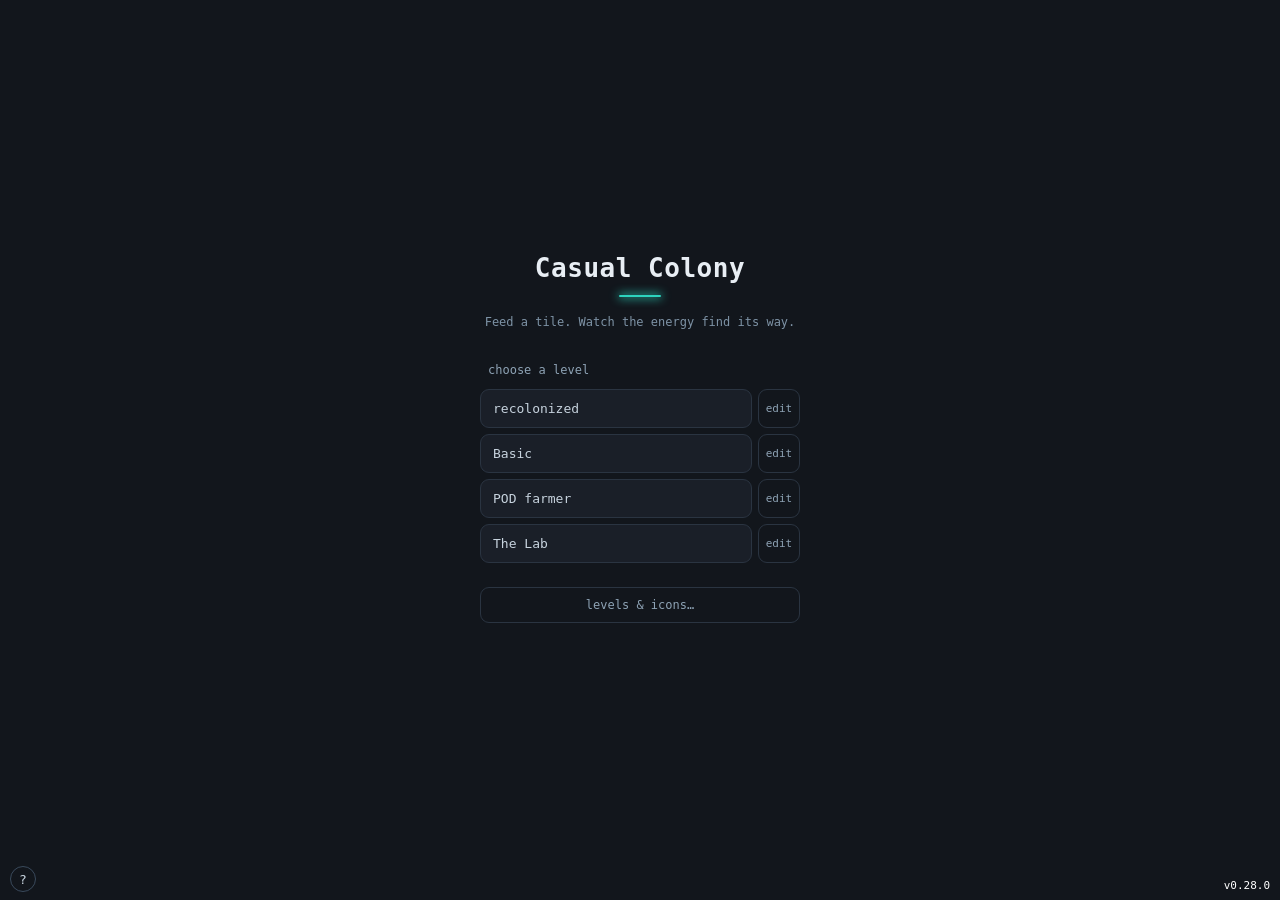
<file: index.html>
<!DOCTYPE html>
<html lang="en">
<head>
<meta charset="utf-8">
<meta name="viewport" content="width=device-width, initial-scale=1, maximum-scale=1, user-scalable=no, viewport-fit=cover">
<meta name="apple-mobile-web-app-capable" content="yes">
<meta name="apple-mobile-web-app-status-bar-style" content="black-translucent">
<meta name="mobile-web-app-capable" content="yes">
<meta name="theme-color" content="#12161c">
<title>Casual Colony</title>
<link rel="stylesheet" href="./style.css">
</head>
<body>
<div id="stage"><canvas id="game"></canvas></div>
<div id="title" class="hidden">
  <div id="title-inner">
    <h1 id="title-name">Casual Colony</h1>
    <p id="title-tag">Feed a tile. Watch the energy find its way.</p>
    <div id="title-levels"></div>
    <div id="title-actions"></div>
  </div>
</div>
<div id="version"></div>
<a id="manual-link" href="https://scotfree.github.io/casualcolony/manual.html" target="_blank" rel="noopener" aria-label="Player's manual">?</a>
<div id="modal" class="hidden">
  <div id="modal-panel"></div>
</div>
<script type="module" src="./game.js"></script>
</body>
</html>
</file>
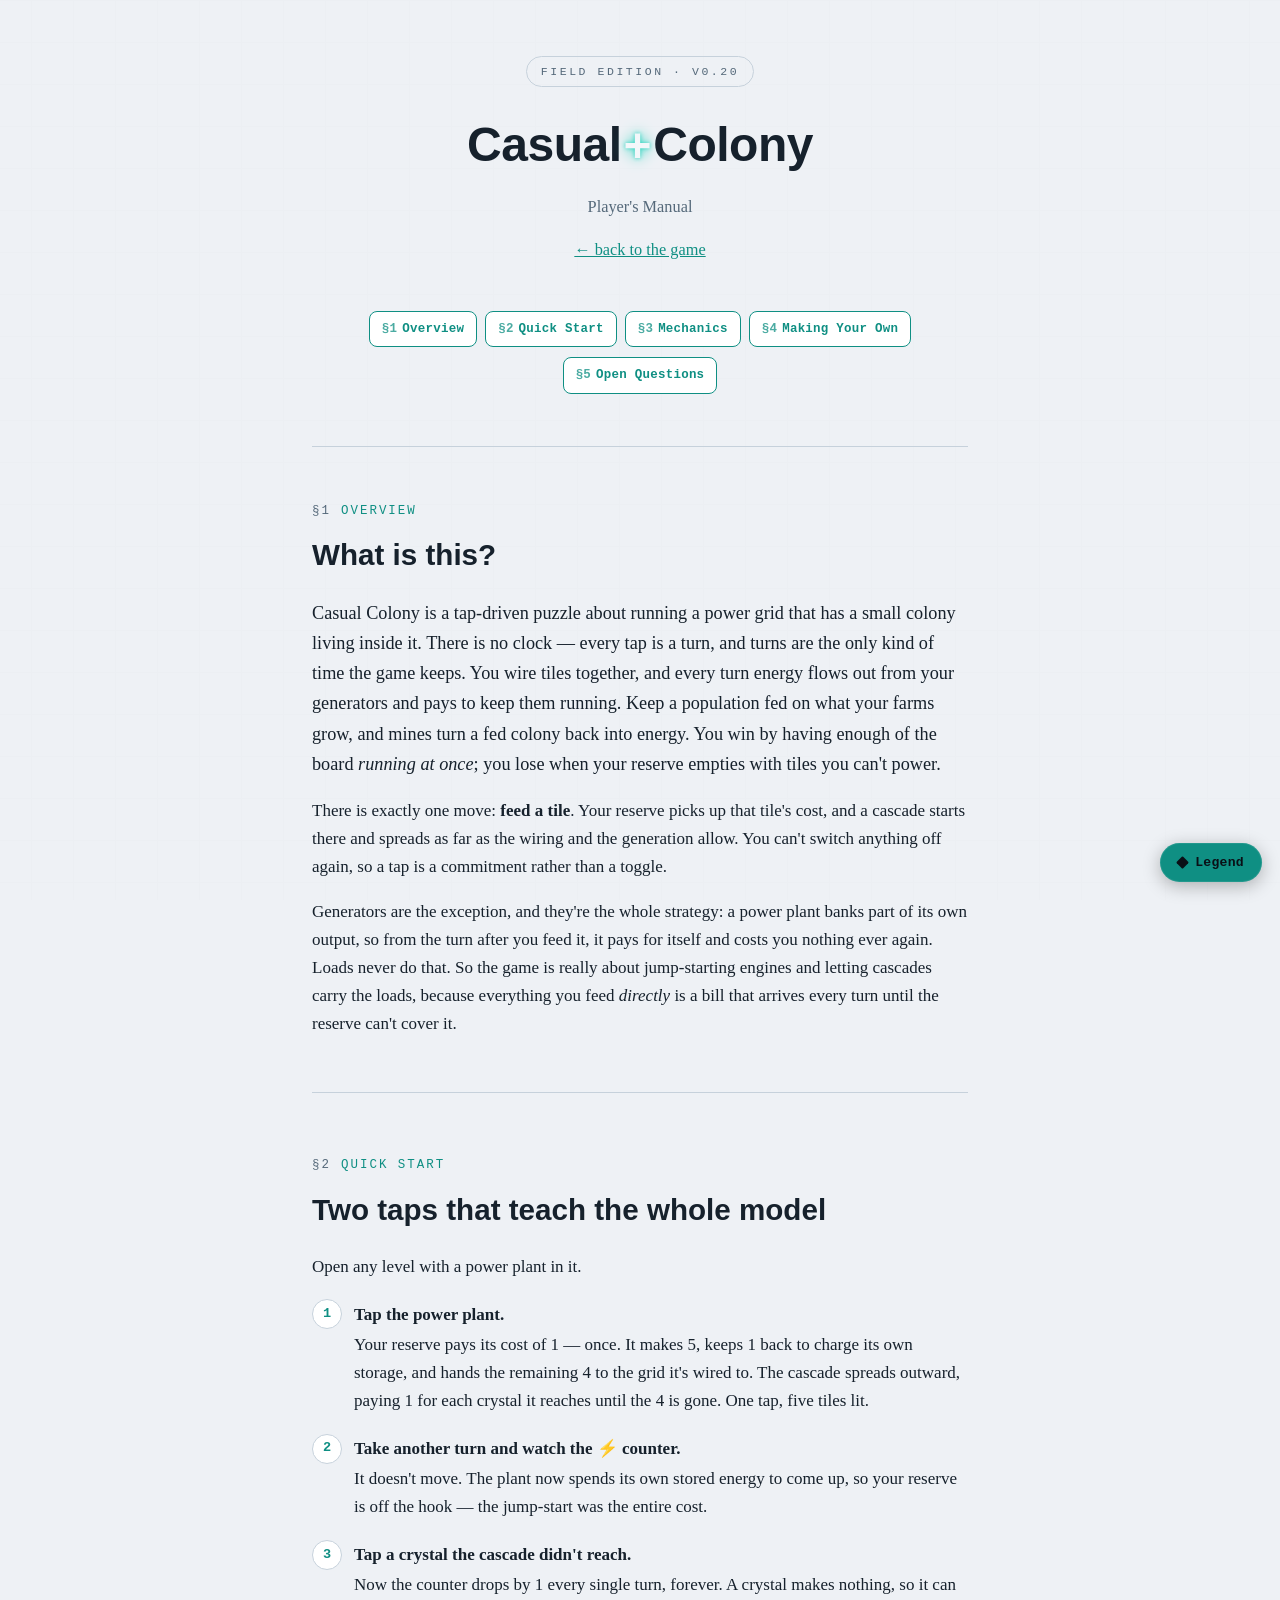
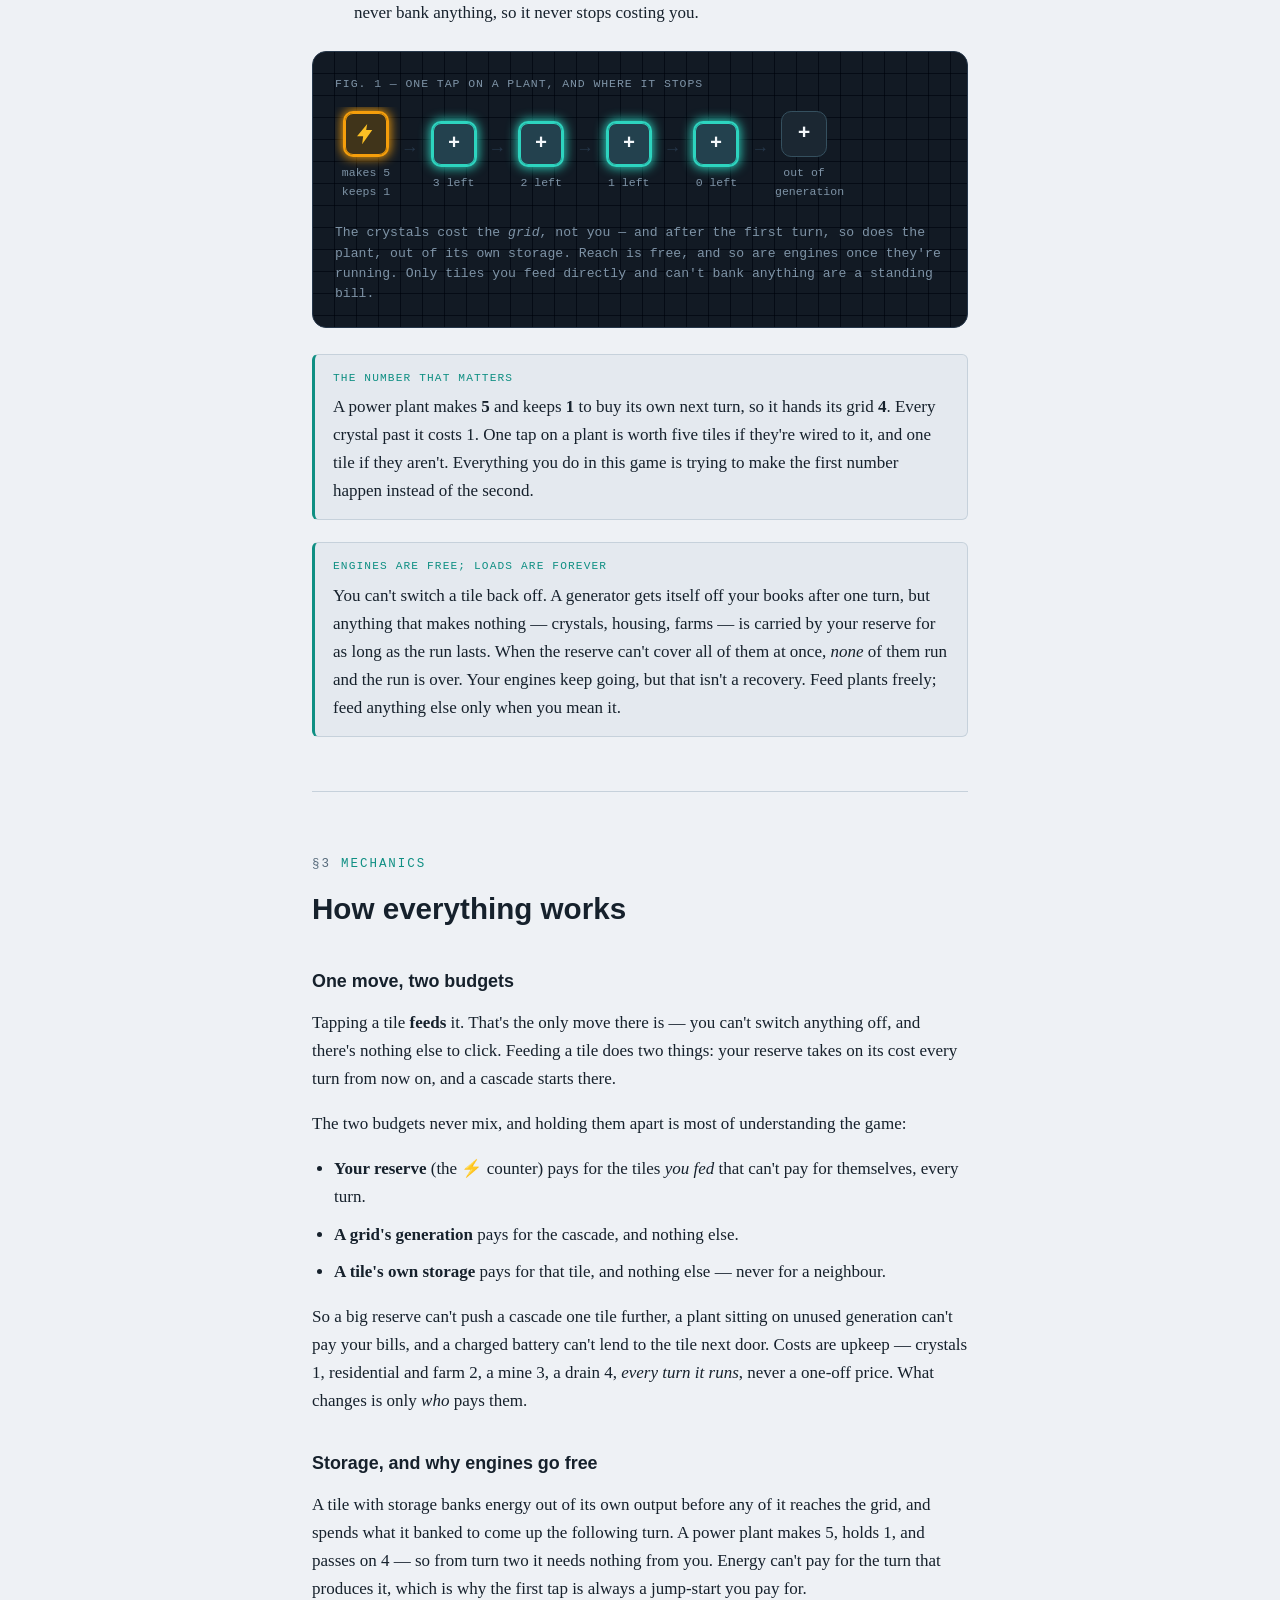
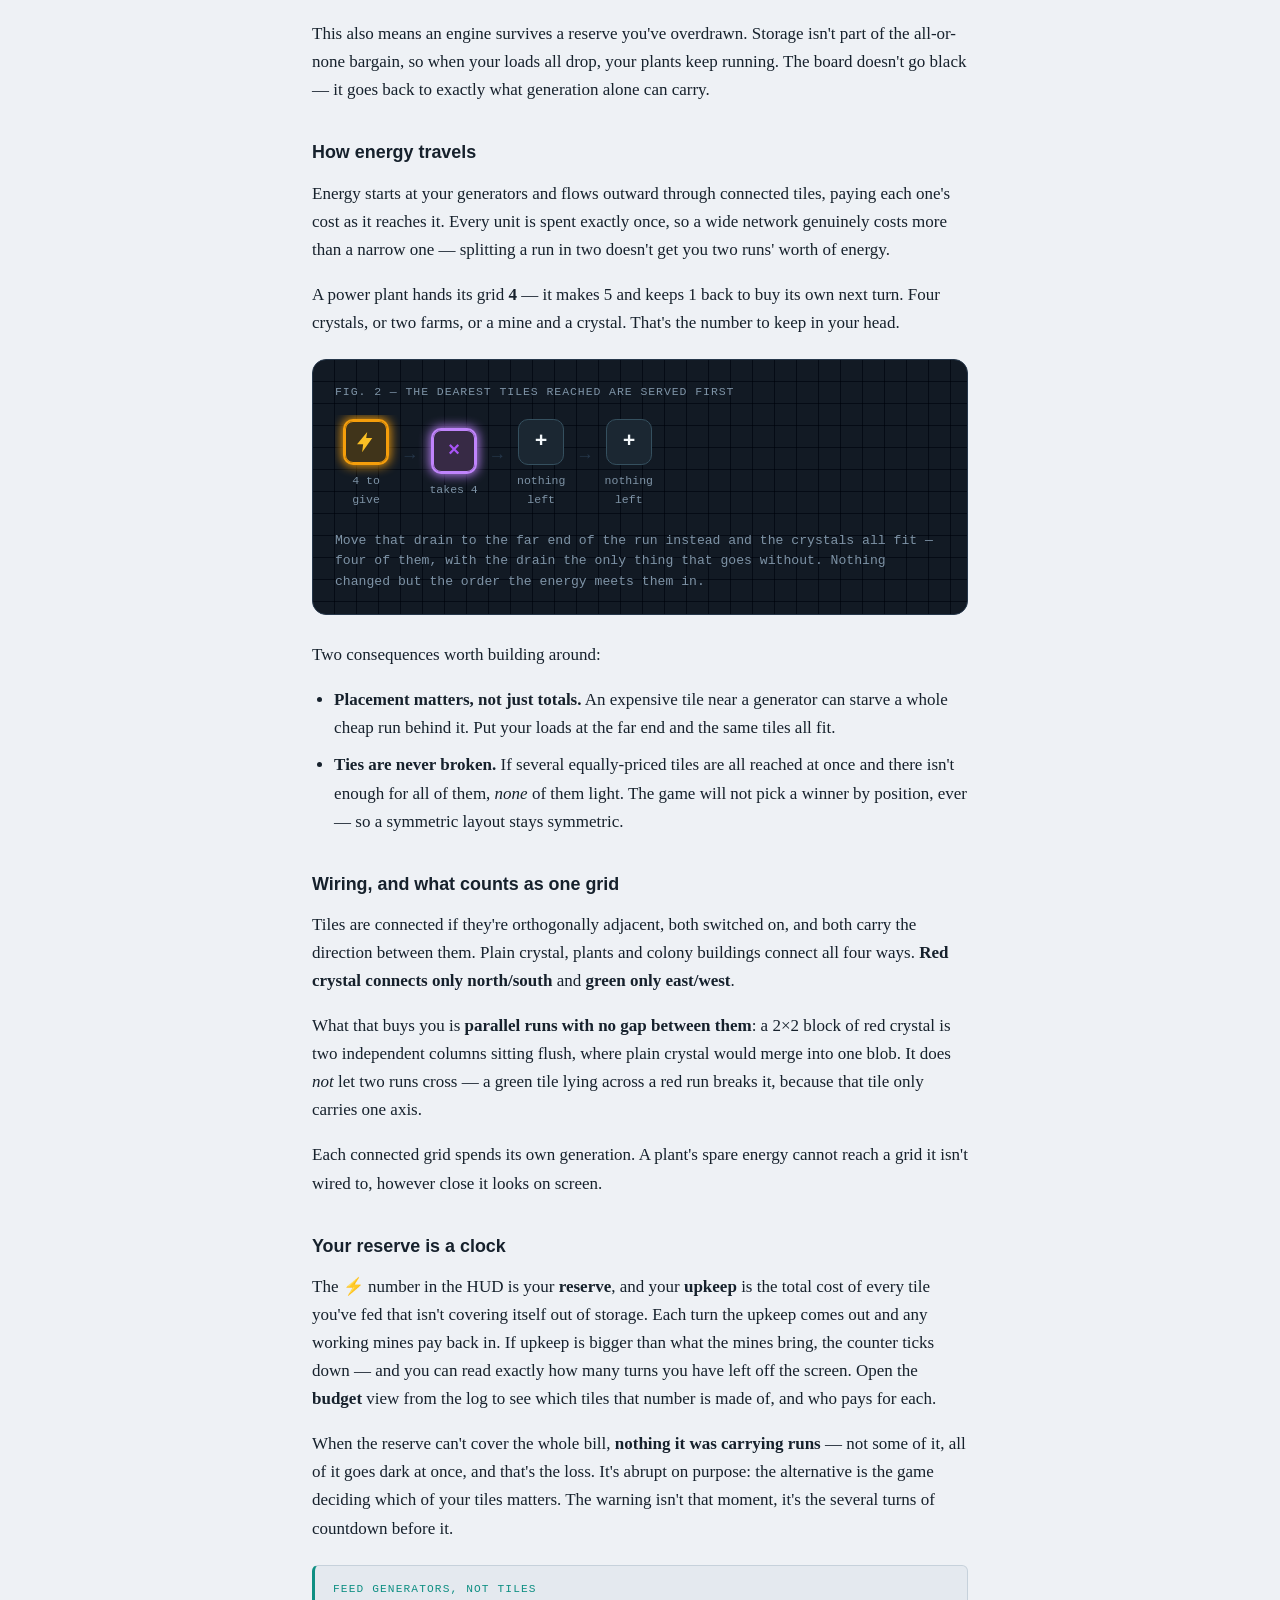
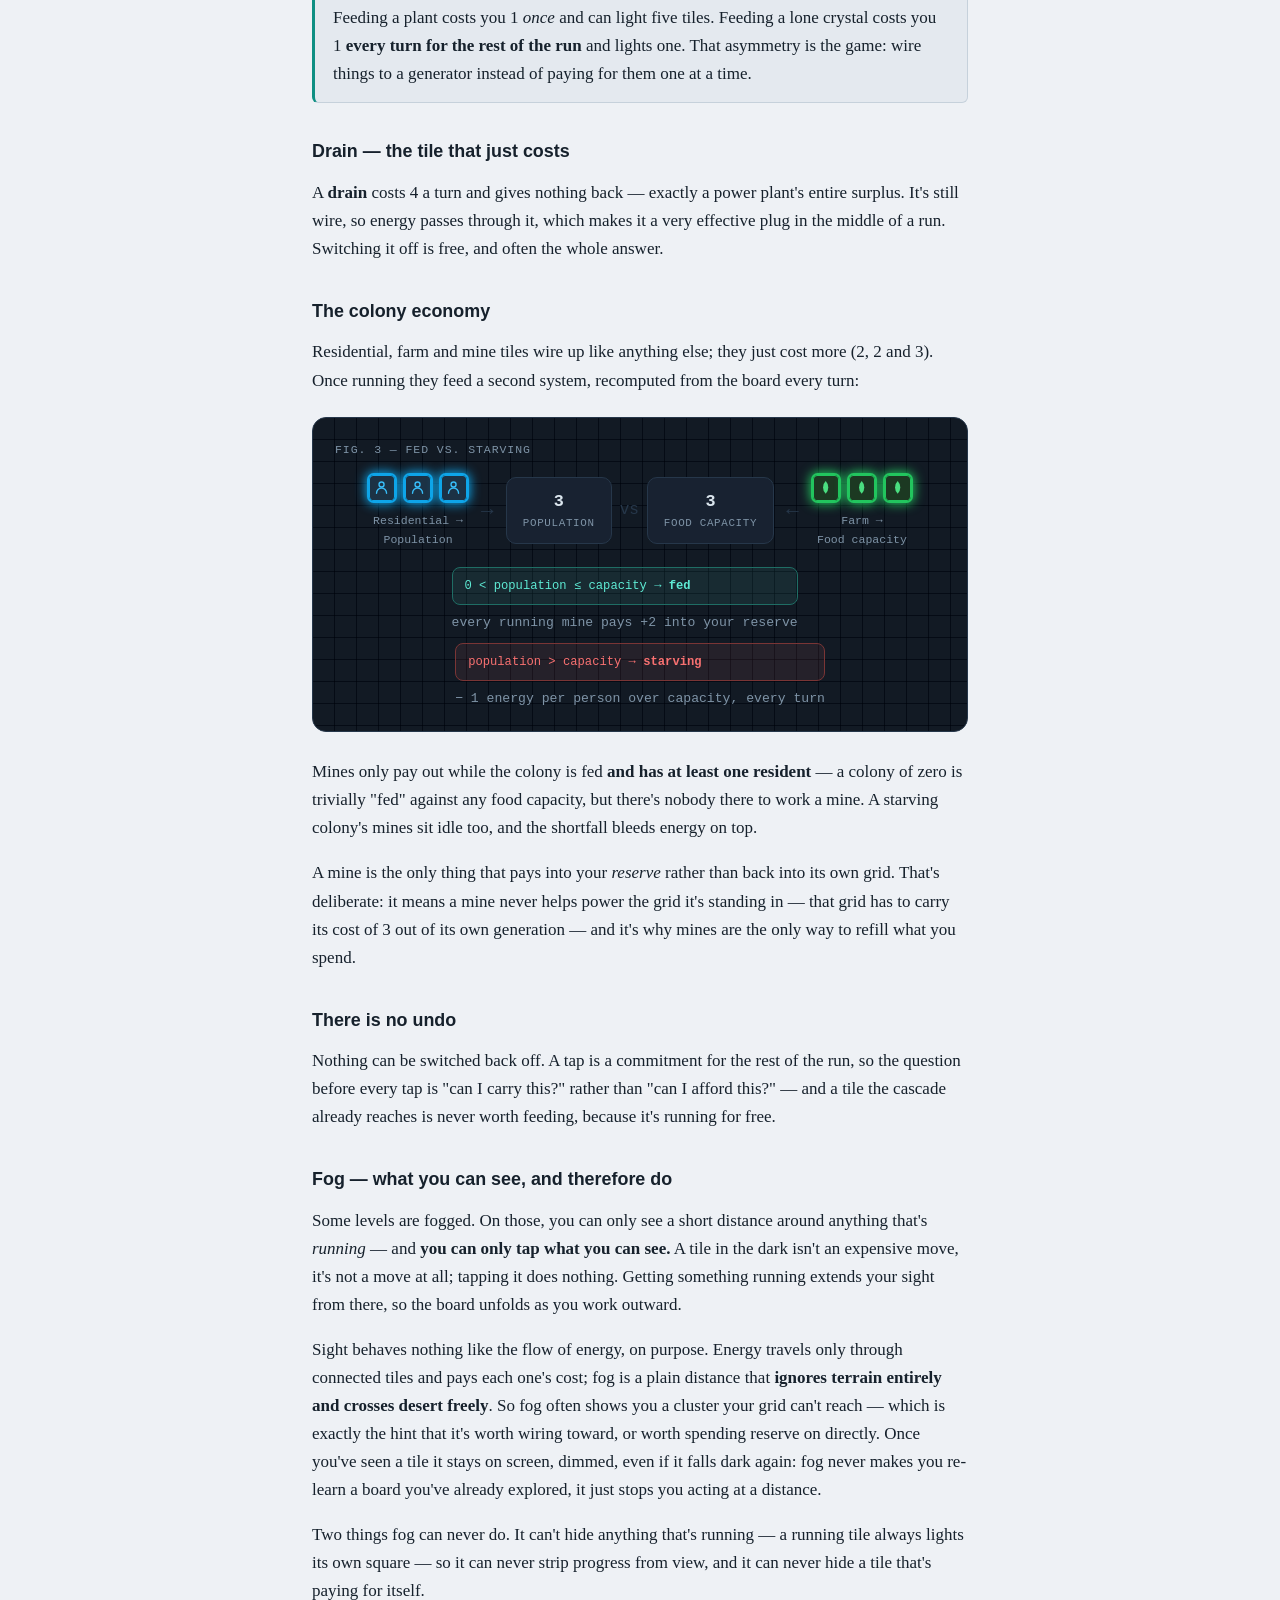
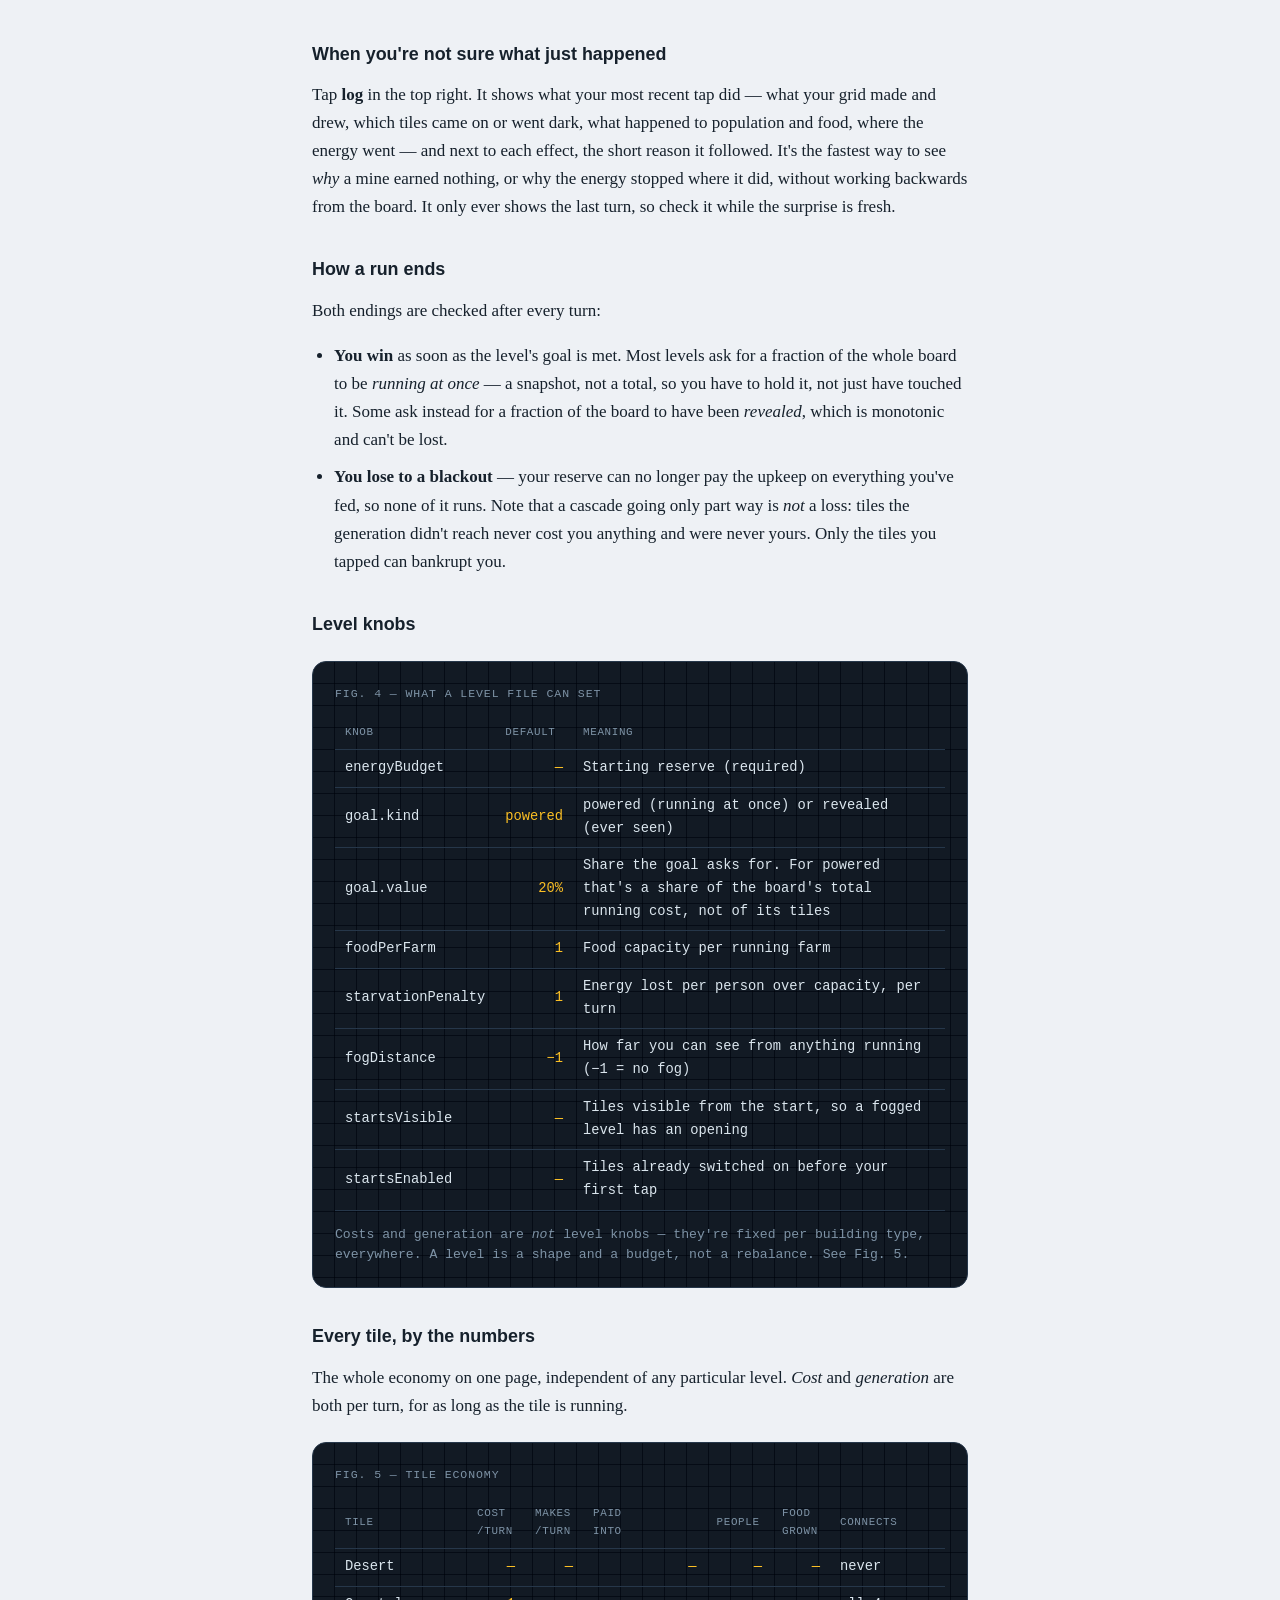
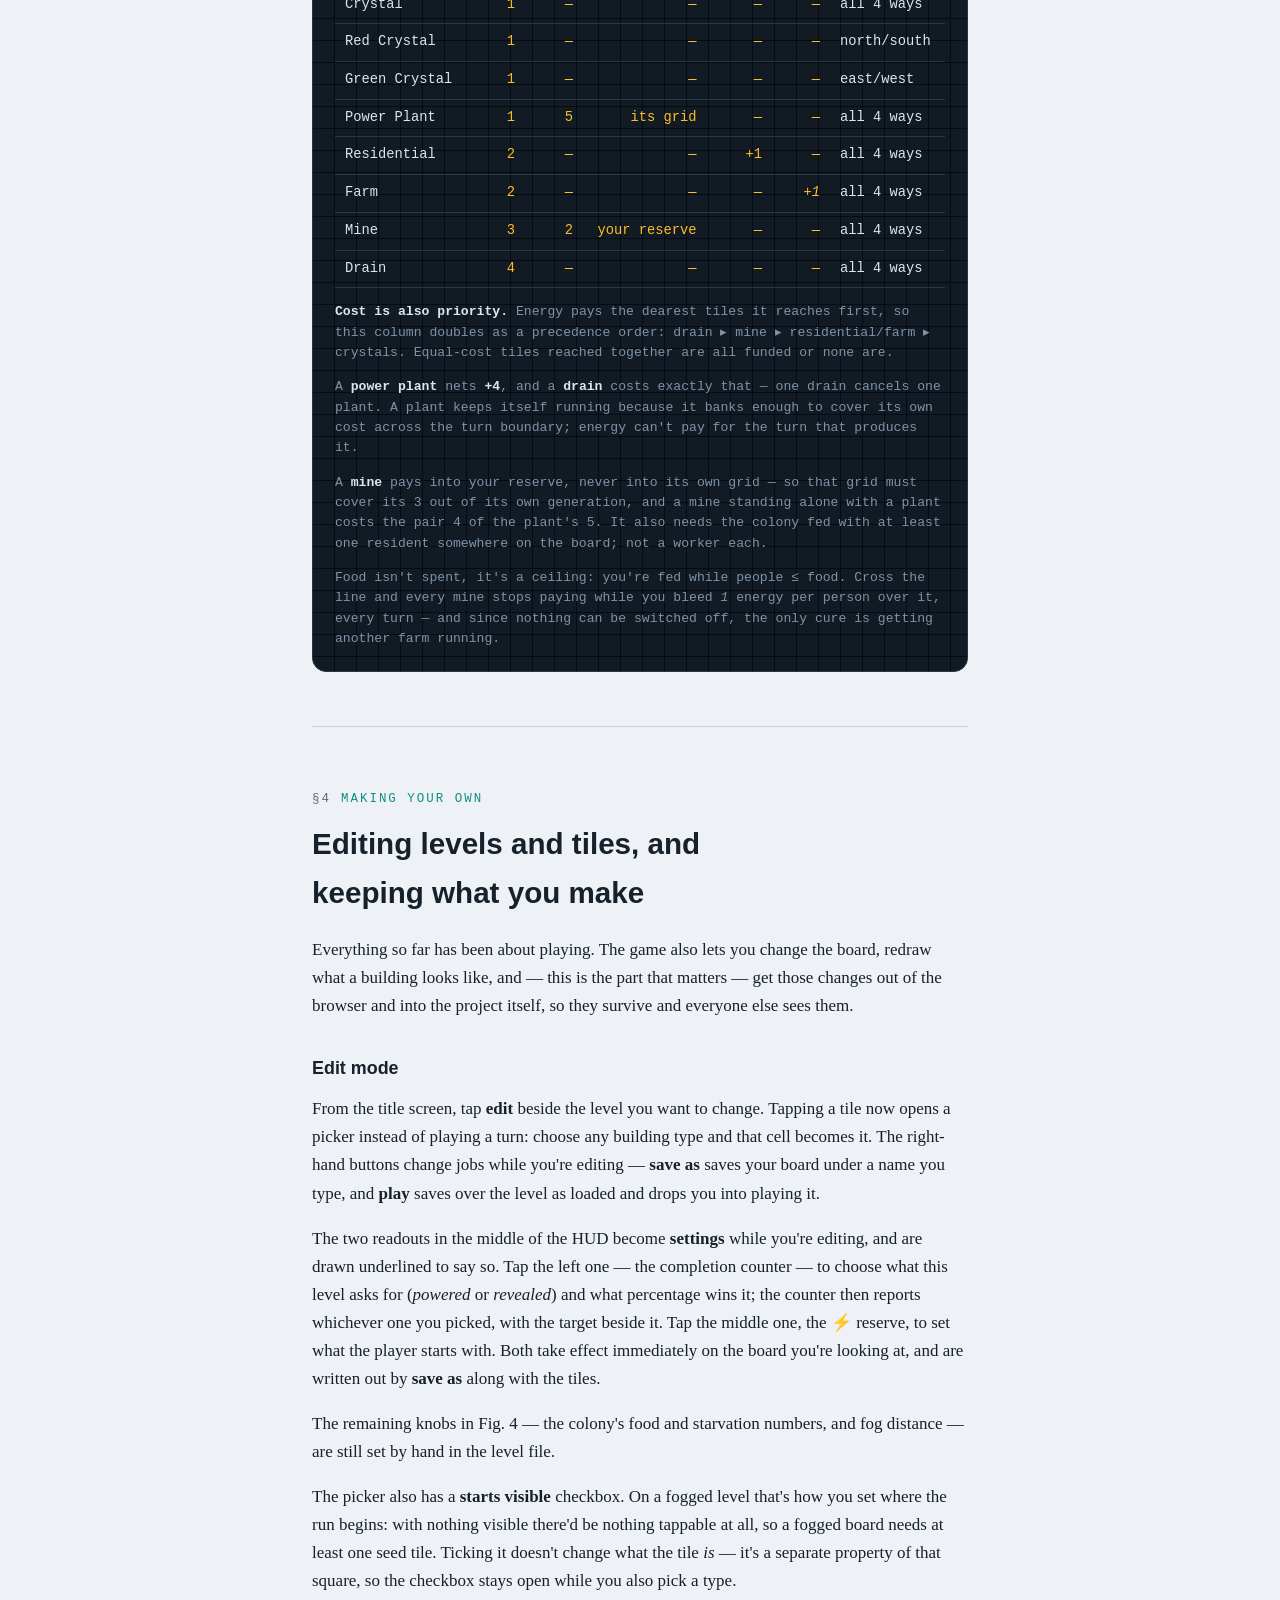
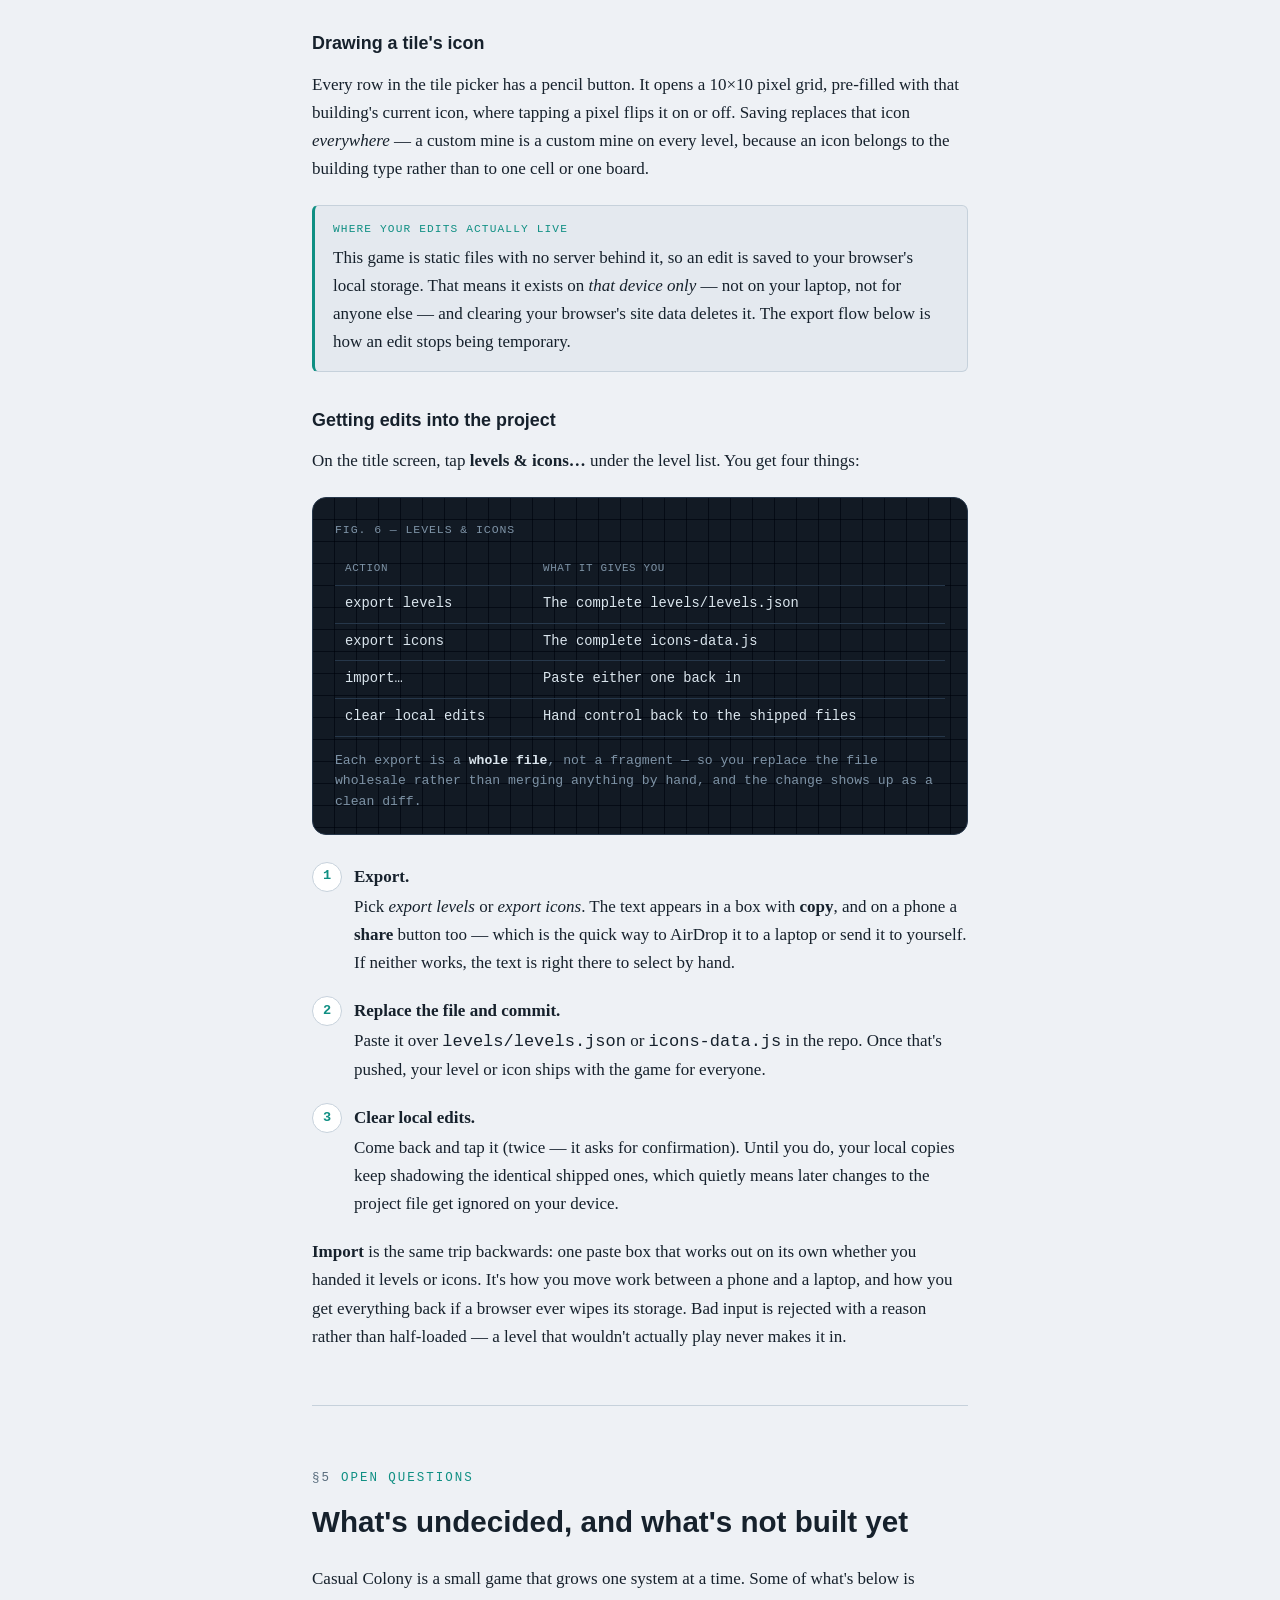
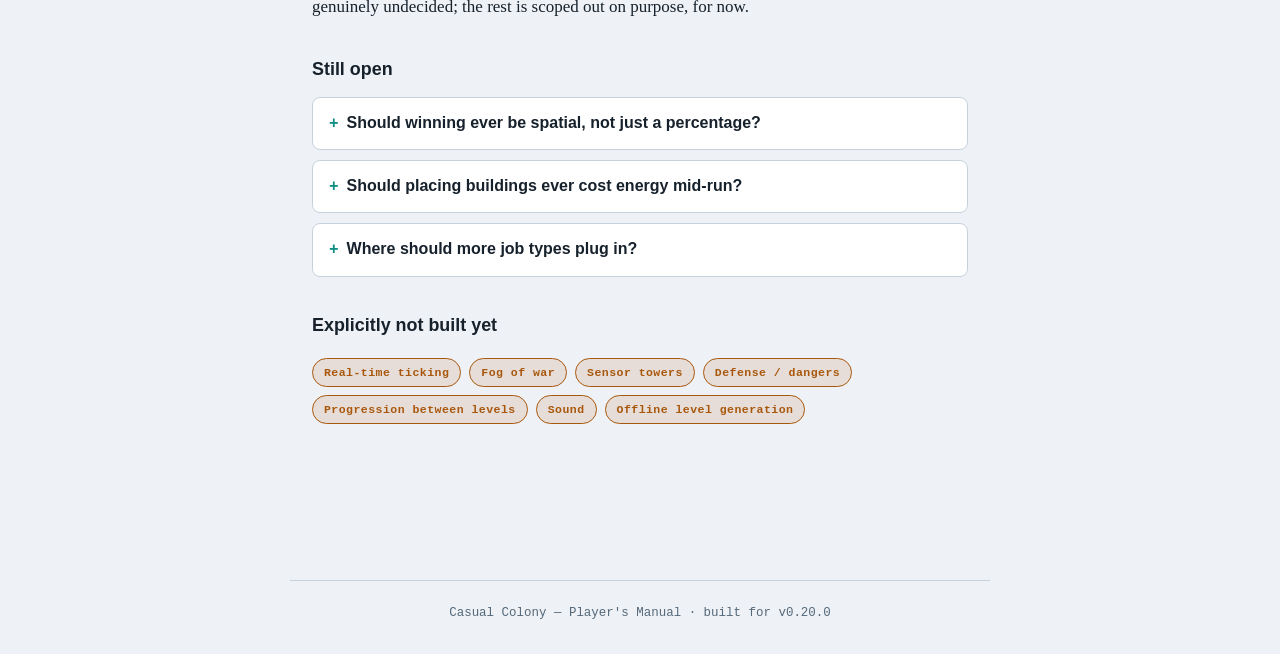
<file: manual.html>
<!doctype html>
<html lang="en">
<head>
<meta charset="utf-8">
<title>Casual Colony — Player's Manual</title>
<meta name="viewport" content="width=device-width, initial-scale=1" />
<style>
  /* ---------- Tokens ---------- */
  :root {
    --ink: #eef1f5;
    --panel: #ffffff;
    --panel-2: #e4e9ef;
    --line: #c6d1db;
    --text: #16212c;
    --muted: #55697a;
    --accent: #0f8f83;
    --accent-warm: #a8570c;

    /* Diagrams are fixed-dark schematic panels, like an actual screenshot of
       the game, regardless of the surrounding page theme. */
    --sc-ink: #0a0f16;
    --sc-panel: #121a24;
    --sc-panel-2: #182231;
    --sc-line: #26374a;
    --sc-text: #dbe6ee;
    --sc-muted: #7e93a6;

    /* Building palette. Fill/frame tones still echo the game's own tile
       table (buildings.js); icon colors are this manual's own — chosen so
       each type reads instantly by shape *and* color, constant regardless
       of reading theme or activation state (see .tile-icon below). */
    --b-desert-fill: #181e27;    --b-desert-line: #2a3340;
    --b-crystal-fill: #1b2732;  --b-crystal-line: #35505f;  --b-crystal-active: #23414e;  --b-crystal-glow: #2dd4bf;  --b-crystal-icon: #f3f7fa;
    --b-plant-fill: #2a2415;    --b-plant-line: #5b4c22;    --b-plant-active: #40341a;    --b-plant-glow: #f59e0b;    --b-plant-icon: #fbbf24;
    --b-res-fill: #131f2c;      --b-res-line: #2c5170;      --b-res-active: #1c3245;      --b-res-glow: #0ea5e9;      --b-res-icon: #38bdf8;
    --b-farm-fill: #131f16;     --b-farm-line: #29572f;     --b-farm-active: #1c3922;     --b-farm-glow: #22c55e;     --b-farm-icon: #4ade80;
    --b-mine-fill: #24141a;     --b-mine-line: #5c2a34;     --b-mine-active: #3a1e26;     --b-mine-glow: #ef4444;     --b-mine-icon: #f87171;
    --b-drain-fill: #241c2c;    --b-drain-line: #3c2d47;    --b-drain-active: #372a45;    --b-drain-glow: #c084fc;    --b-drain-icon: #a855f7;

    --font-display: "Futura", "Century Gothic", "Avenir Next", "Segoe UI Semibold", "Segoe UI", sans-serif;
    --font-body: Charter, "Bitstream Charter", "Iowan Old Style", "Palatino Linotype", "Book Antiqua", Georgia, serif;
    --font-mono: "SF Mono", "Cascadia Code", "JetBrains Mono", Consolas, "Liberation Mono", ui-monospace, monospace;
  }

  @media (prefers-color-scheme: dark) {
    :root {
      --ink: #0a0f16;
      --panel: #121a24;
      --panel-2: #182231;
      --line: #26374a;
      --text: #dbe6ee;
      --muted: #7e93a6;
      --accent: #5eead4;
      --accent-warm: #fbbf24;
    }
  }
  :root[data-theme="dark"] {
    --ink: #0a0f16; --panel: #121a24; --panel-2: #182231; --line: #26374a;
    --text: #dbe6ee; --muted: #7e93a6; --accent: #5eead4; --accent-warm: #fbbf24;
  }
  :root[data-theme="light"] {
    --ink: #eef1f5; --panel: #ffffff; --panel-2: #e4e9ef; --line: #c6d1db;
    --text: #16212c; --muted: #55697a; --accent: #0f8f83; --accent-warm: #a8570c;
  }

  /* ---------- Reset-ish ---------- */
  * { box-sizing: border-box; }
  html { color-scheme: light dark; }
  body {
    margin: 0;
    background: var(--ink);
    color: var(--text);
    font-family: var(--font-body);
    font-size: 17px;
    line-height: 1.65;
    -webkit-font-smoothing: antialiased;
    background-image:
      linear-gradient(var(--line) 1px, transparent 1px),
      linear-gradient(90deg, var(--line) 1px, transparent 1px);
    background-size: 42px 42px;
    background-position: center top;
    background-attachment: fixed;
    opacity: 1;
  }
  body::before {
    content: "";
    position: fixed;
    inset: 0;
    background: radial-gradient(ellipse 900px 500px at 50% 0%, var(--ink) 55%, transparent 100%),
                linear-gradient(var(--ink), var(--ink));
    background-blend-mode: normal;
    z-index: -1;
    opacity: 0.94;
  }
  a { color: var(--accent); }
  a:focus-visible, button:focus-visible, summary:focus-visible {
    outline: 2px solid var(--accent);
    outline-offset: 3px;
    border-radius: 2px;
  }
  h1, h2, h3 { font-family: var(--font-display); text-wrap: balance; margin: 0; }
  p { margin: 0 0 1em; }
  .prose p:last-child { margin-bottom: 0; }
  ul, ol { padding-left: 1.3em; }
  li + li { margin-top: 0.55em; }

  main {
    max-width: 700px;
    margin: 0 auto;
    padding: 0 22px 90px;
  }

  /* ---------- Header ---------- */
  header.masthead {
    max-width: 700px;
    margin: 0 auto;
    padding: 56px 22px 30px;
    text-align: center;
  }
  .kicker {
    display: inline-block;
    font-family: var(--font-mono);
    font-size: 0.72rem;
    letter-spacing: 0.22em;
    text-transform: uppercase;
    color: var(--muted);
    border: 1px solid var(--line);
    border-radius: 999px;
    padding: 5px 14px;
    margin-bottom: 18px;
  }
  h1.title {
    font-size: clamp(2.1rem, 6vw, 3rem);
    font-weight: 700;
    letter-spacing: -0.01em;
  }
  .title .gem-dot {
    display: inline-block;
    width: 0.62em; height: 0.62em;
    line-height: 0.62em;
    text-align: center;
    color: var(--b-crystal-icon);
    text-shadow: 0 0 14px var(--b-crystal-glow), 0 0 4px var(--b-crystal-glow);
    margin: 0 0.02em;
    vertical-align: -0.02em;
    font-weight: 800;
  }
  .tagline {
    margin-top: 10px;
    color: var(--muted);
    font-size: 1.02rem;
  }

  nav.toc {
    max-width: 700px;
    margin: 0 auto 8px;
    padding: 0 22px;
    display: flex;
    flex-wrap: wrap;
    justify-content: center;
    gap: 10px 8px;
  }
  nav.toc a {
    font-family: var(--font-mono);
    font-size: 0.78rem;
    font-weight: 600;
    letter-spacing: 0.02em;
    text-decoration: none;
    color: var(--accent);
    background: var(--panel);
    border: 1.5px solid var(--accent);
    border-radius: 8px;
    padding: 7px 12px;
    white-space: nowrap;
  }
  nav.toc a:hover { background: var(--accent); color: var(--panel); }
  nav.toc .n { opacity: 0.75; margin-right: 0.4em; }

  hr.rule {
    border: none;
    border-top: 1px solid var(--line);
    max-width: 700px;
    margin: 54px auto;
  }

  /* ---------- Sections ---------- */
  section { padding-top: 8px; }
  .eyebrow {
    font-family: var(--font-mono);
    font-size: 0.78rem;
    letter-spacing: 0.16em;
    text-transform: uppercase;
    color: var(--accent);
    margin-bottom: 10px;
    display: flex;
    align-items: baseline;
    gap: 10px;
  }
  .eyebrow .num { color: var(--muted); }
  h2.h {
    font-size: clamp(1.5rem, 3.4vw, 1.85rem);
    margin-bottom: 18px;
  }
  h3.h {
    font-family: var(--font-display);
    font-size: 1.12rem;
    margin: 34px 0 12px;
  }
  .lede {
    font-size: 1.14rem;
    color: var(--text);
  }

  /* ---------- Panels / diagrams (fixed dark, like a real screenshot) ---------- */
  .panel {
    background: var(--sc-panel);
    border: 1px solid var(--sc-line);
    border-radius: 14px;
    padding: 22px;
    margin: 22px 0 26px;
    color: var(--sc-text);
    background-image:
      linear-gradient(var(--sc-line) 1px, transparent 1px),
      linear-gradient(90deg, var(--sc-line) 1px, transparent 1px);
    background-size: 22px 22px;
    background-position: -1px -1px;
    background-blend-mode: overlay;
    opacity: 1;
  }
  .panel-inner { background: transparent; }
  .panel-cap {
    font-family: var(--font-mono);
    font-size: 0.72rem;
    letter-spacing: 0.08em;
    text-transform: uppercase;
    color: var(--sc-muted);
    margin-bottom: 14px;
  }
  .panel-note {
    font-family: var(--font-mono);
    font-size: 0.82rem;
    color: var(--sc-muted);
    margin-top: 14px;
    line-height: 1.55;
  }
  .panel-note strong { color: var(--sc-text); font-weight: 600; }
  .scroller { overflow-x: auto; }

  /* ---------- Tile component ----------
     Two independent visual channels, on purpose: the icon says *what* a
     tile is (always full brightness, never dimmed, so type reads at a
     glance even before it's tapped), and a frame + brightened ground says
     *whether* it's active — the two things a player actually needs to
     tell apart, kept from competing for the same signal. */
  .tile {
    position: relative;
    container-type: inline-size;
    aspect-ratio: 1 / 1;
    border-radius: 22%;
    background: var(--b-desert-fill);
    border: 1.5px solid var(--b-desert-line);
    display: flex;
    align-items: center;
    justify-content: center;
    transition: background-color 0.25s ease, border-color 0.25s ease, box-shadow 0.25s ease;
  }
  .tile.active {
    background: var(--active);
    border-color: var(--glow);
    border-width: 2px;
    box-shadow: 0 0 0 1px var(--glow) inset, 0 0 11px 1px var(--glow);
  }
  .tile-icon {
    width: 58%;
    height: 58%;
    display: flex;
    align-items: center;
    justify-content: center;
    color: var(--icon);
    line-height: 1;
  }
  .tile-icon svg { width: 100%; height: 100%; overflow: visible; }
  .tile-icon.is-text { font-family: var(--font-mono); font-weight: 800; font-size: 48cqw; }
  .tile-icon .leaf {
    width: 62%;
    height: 62%;
    background: currentColor;
    border-radius: 0% 100% 0% 100%;
    transform: rotate(45deg);
  }

  .tile--crystal { --active: var(--b-crystal-active); --glow: var(--b-crystal-glow); --icon: var(--b-crystal-icon); background: var(--b-crystal-fill); border-color: var(--b-crystal-line); }
  .tile--plant   { --active: var(--b-plant-active);   --glow: var(--b-plant-glow);   --icon: var(--b-plant-icon);   background: var(--b-plant-fill);   border-color: var(--b-plant-line); }
  .tile--res     { --active: var(--b-res-active);     --glow: var(--b-res-glow);     --icon: var(--b-res-icon);     background: var(--b-res-fill);     border-color: var(--b-res-line); }
  .tile--farm    { --active: var(--b-farm-active);    --glow: var(--b-farm-glow);    --icon: var(--b-farm-icon);    background: var(--b-farm-fill);    border-color: var(--b-farm-line); }
  .tile--mine    { --active: var(--b-mine-active);    --glow: var(--b-mine-glow);    --icon: var(--b-mine-icon);    background: var(--b-mine-fill);    border-color: var(--b-mine-line); }
  .tile--drain   { --active: var(--b-drain-active);   --glow: var(--b-drain-glow);   --icon: var(--b-drain-icon);   background: var(--b-drain-fill);   border-color: var(--b-drain-line); }
  /* Switched on, but the energy didn't reach it — the game draws this as a
     dashed outline: your reserve can no longer carry everything you fed. */
  .tile.waiting { border-style: dashed; border-width: 2px; border-color: var(--glow); opacity: 0.72; }

  .tile[data-badge]::after {
    content: attr(data-badge);
    position: absolute;
    top: -8px; right: -8px;
    width: 18px; height: 18px;
    border-radius: 50%;
    background: var(--accent-badge, #5eead4);
    color: #08131a;
    font-family: var(--font-mono);
    font-size: 0.64rem;
    font-weight: 800;
    display: flex; align-items: center; justify-content: center;
    box-shadow: 0 0 0 2px var(--sc-panel), 0 0 8px 0 var(--accent-badge, #5eead4);
  }
  .tile[data-badge="?"]::after { background: #fbbf24; box-shadow: 0 0 0 2px var(--sc-panel), 0 0 8px 0 #fbbf24; }

  /* Board grid */
  .board {
    display: grid;
    grid-template-columns: repeat(8, 1fr);
    gap: 4px;
    max-width: 320px;
    margin: 0 auto;
  }

  /* Cascade chain diagram */
  .chain {
    display: flex;
    align-items: center;
    gap: 6px;
    overflow-x: auto;
    padding: 4px 2px 8px;
  }
  .chain-step { flex: 0 0 auto; text-align: center; width: 58px; }
  .chain-step .tile { width: 46px; margin: 0 auto; }
  .chain-step .val {
    font-family: var(--font-mono);
    font-size: 0.72rem;
    color: var(--sc-muted);
    margin-top: 6px;
  }
  .chain-arrow {
    flex: 0 0 auto;
    color: var(--sc-line);
    font-size: 1.1rem;
    transform: translateY(-8px);
  }

  /* Economy flow diagram */
  .flow {
    display: flex;
    flex-wrap: wrap;
    align-items: center;
    justify-content: center;
    gap: 10px 6px;
  }
  .flow-col { display: flex; flex-direction: column; align-items: center; gap: 8px; }
  .flow-tiles { display: flex; gap: 6px; }
  .flow-tiles .tile { width: 30px; }
  .flow-label { font-family: var(--font-mono); font-size: 0.72rem; color: var(--sc-muted); text-align: center; }
  .flow-arrow { color: var(--sc-line); font-size: 1.3rem; padding: 0 2px; }
  .stat-box {
    border: 1px solid var(--sc-line);
    border-radius: 10px;
    padding: 10px 16px;
    text-align: center;
    background: var(--sc-panel-2);
  }
  .stat-box .n { font-family: var(--font-mono); font-size: 1.05rem; font-weight: 700; }
  .stat-box .l { font-family: var(--font-mono); font-size: 0.68rem; color: var(--sc-muted); letter-spacing: 0.06em; text-transform: uppercase; }
  .branch { display: flex; flex-direction: column; gap: 8px; }
  .outcome-pill {
    font-family: var(--font-mono);
    font-size: 0.76rem;
    border-radius: 8px;
    padding: 8px 12px;
    border: 1px solid;
  }
  .outcome-pill.fed { color: #5eead4; border-color: #1f6d64; background: rgba(94,234,212,0.08); }
  .outcome-pill.starve { color: #f87171; border-color: #7a3535; background: rgba(248,113,113,0.08); }

  /* Callouts */
  .callout {
    border: 1px solid var(--line);
    border-left: 3px solid var(--accent);
    background: var(--panel-2);
    border-radius: 6px;
    padding: 14px 18px;
    margin: 22px 0;
  }
  .callout .cap {
    font-family: var(--font-mono);
    font-size: 0.7rem;
    letter-spacing: 0.1em;
    text-transform: uppercase;
    color: var(--accent);
    margin-bottom: 6px;
  }
  .callout p:last-child { margin-bottom: 0; }

  /* Data table */
  table.knobs {
    width: 100%;
    border-collapse: collapse;
    font-family: var(--font-mono);
    font-size: 0.86rem;
  }
  table.knobs td, table.knobs th {
    text-align: left;
    padding: 7px 10px;
    border-bottom: 1px solid var(--sc-line);
    font-variant-numeric: tabular-nums;
  }
  table.knobs th { color: var(--sc-muted); font-weight: 500; text-transform: uppercase; font-size: 0.68rem; letter-spacing: 0.06em; }
  table.knobs td.val { color: var(--b-plant-icon); text-align: right; }

  /* Ordered step list */
  ol.steps { list-style: none; padding: 0; margin: 18px 0; counter-reset: step; }
  ol.steps li {
    counter-increment: step;
    position: relative;
    padding: 2px 0 2px 42px;
    margin-bottom: 16px;
  }
  ol.steps li::before {
    content: counter(step);
    position: absolute;
    left: 0; top: 0.05em;
    width: 28px; height: 28px;
    border-radius: 50%;
    background: var(--panel);
    border: 1px solid var(--line);
    color: var(--accent);
    font-family: var(--font-mono);
    font-weight: 700;
    font-size: 0.85rem;
    display: flex; align-items: center; justify-content: center;
  }
  /* Only the step's opening phrase is a heading; emphasis mid-sentence stays
     inline, or every bolded word would break the line. */
  ol.steps li > strong:first-child { display: block; margin-bottom: 2px; }

  /* Open questions */
  details.q {
    border: 1px solid var(--line);
    border-radius: 8px;
    padding: 12px 16px;
    margin-bottom: 10px;
    background: var(--panel);
  }
  details.q summary {
    cursor: pointer;
    font-family: var(--font-display);
    font-weight: 600;
    font-size: 1rem;
    list-style: none;
  }
  details.q summary::-webkit-details-marker { display: none; }
  details.q summary::before {
    content: "+";
    display: inline-block;
    width: 1.1em;
    color: var(--accent);
    font-family: var(--font-mono);
  }
  details.q[open] summary::before { content: "–"; }
  details.q .body { margin-top: 8px; color: var(--muted); font-size: 0.98rem; }

  .tag-row { display: flex; flex-wrap: wrap; gap: 8px; margin: 18px 0 6px; }
  .tag {
    font-family: var(--font-mono);
    font-size: 0.72rem;
    font-weight: 600;
    letter-spacing: 0.04em;
    color: var(--accent-warm);
    border: 1.5px solid var(--accent-warm);
    background: color-mix(in srgb, var(--accent-warm) 12%, transparent);
    border-radius: 999px;
    padding: 4px 11px;
  }

  /* ---------- Popup legend ---------- */
  .legend-btn {
    position: fixed;
    right: 18px;
    bottom: 18px;
    z-index: 40;
    display: flex;
    align-items: center;
    gap: 8px;
    font-family: var(--font-mono);
    font-weight: 700;
    font-size: 0.82rem;
    letter-spacing: 0.02em;
    color: var(--sc-ink);
    background: var(--accent);
    border: none;
    border-radius: 999px;
    padding: 12px 18px;
    box-shadow: 0 4px 18px rgba(0,0,0,0.28), 0 0 0 1px rgba(255,255,255,0.08) inset;
    cursor: pointer;
  }
  .legend-btn:hover { filter: brightness(1.1); }
  .legend-btn .dot {
    width: 9px; height: 9px;
    background: var(--sc-ink);
    transform: rotate(45deg);
    border-radius: 1px;
    flex: 0 0 auto;
  }

  dialog.legend-dialog {
    border: 1px solid var(--sc-line);
    border-radius: 16px;
    padding: 0;
    max-width: min(440px, 90vw);
    width: 100%;
    background: var(--sc-panel);
    color: var(--sc-text);
  }
  dialog.legend-dialog::backdrop { background: rgba(4, 8, 12, 0.6); }
  .legend-dialog-inner { padding: 22px 24px 26px; }
  .legend-dialog-head {
    display: flex;
    align-items: baseline;
    justify-content: space-between;
    margin-bottom: 16px;
  }
  .legend-dialog-head h3 {
    font-family: var(--font-display);
    font-size: 1.05rem;
    color: var(--sc-text);
    margin: 0;
  }
  .legend-close {
    font-family: var(--font-mono);
    font-size: 0.78rem;
    color: var(--sc-muted);
    background: transparent;
    border: 1px solid var(--sc-line);
    border-radius: 6px;
    padding: 4px 10px;
    cursor: pointer;
  }
  .legend-close:hover { color: var(--sc-text); border-color: var(--sc-muted); }
  .legend-rows { display: flex; flex-direction: column; gap: 14px; }
  .legend-row { display: flex; align-items: center; gap: 14px; }
  .legend-row .tile { width: 40px; flex: 0 0 auto; }
  .legend-row .lr-name { font-family: var(--font-display); font-weight: 600; font-size: 0.96rem; color: var(--sc-text); }
  .legend-row .lr-desc { font-family: var(--font-mono); font-size: 0.76rem; color: var(--sc-muted); margin-top: 2px; }

  @media (max-width: 480px) {
    .legend-btn { right: 14px; bottom: 14px; padding: 11px 16px; }
  }

  footer {
    max-width: 700px;
    margin: 60px auto 0;
    padding: 22px;
    text-align: center;
    color: var(--muted);
    font-family: var(--font-mono);
    font-size: 0.78rem;
    border-top: 1px solid var(--line);
  }

  @media (prefers-reduced-motion: reduce) {
    .tile { transition: none; }
  }

  @media (max-width: 480px) {
    body { font-size: 16px; }
    .panel { padding: 16px; border-radius: 10px; }
    header.masthead { padding-top: 40px; }
  }
</style>
</head>
<body>
<svg aria-hidden="true" style="position:absolute;width:0;height:0;overflow:hidden">
  <defs>
    <symbol id="icon-bolt" viewBox="0 0 24 24"><path d="M13 2 3 14h6l-1 8 10-14h-6l1-6z" fill="currentColor"/></symbol>
    <symbol id="icon-person" viewBox="0 0 24 24">
      <circle cx="12" cy="7.2" r="4" fill="none" stroke="currentColor" stroke-width="2.2"/>
      <path d="M4 21c0-4.6 3.6-8.3 8-8.3s8 3.7 8 8.3" fill="none" stroke="currentColor" stroke-width="2.2" stroke-linecap="round"/>
    </symbol>
  </defs>
</svg>

<header class="masthead">
  <span class="kicker">Field Edition · v0.20</span>
  <h1 class="title">Casual<span class="gem-dot">+</span>Colony</h1>
  <p class="tagline">Player's Manual</p>
  <p class="tagline"><a href="./index.html">&larr; back to the game</a></p>
</header>

<nav class="toc" aria-label="Table of contents">
  <a href="#overview"><span class="n">§1</span>Overview</a>
  <a href="#quick-start"><span class="n">§2</span>Quick Start</a>
  <a href="#mechanics"><span class="n">§3</span>Mechanics</a>
  <a href="#making"><span class="n">§4</span>Making Your Own</a>
  <a href="#next"><span class="n">§5</span>Open Questions</a>
</nav>

<main>

  <section id="overview">
    <hr class="rule" style="margin-top:36px" />
    <div class="eyebrow"><span class="num">§1</span> Overview</div>
    <h2 class="h">What is this?</h2>
    <p class="lede prose">
      Casual Colony is a tap-driven puzzle about running a power grid that has
      a small colony living inside it. There is no clock — every tap is a
      turn, and turns are the only kind of time the game keeps. You wire tiles
      together, and every turn energy flows out from your generators and pays
      to keep them running. Keep a population fed on what your farms grow, and
      mines turn a fed colony back into energy. You win by having enough of
      the board <em>running at once</em>; you lose when your reserve empties
      with tiles you can't power.
    </p>
    <p class="prose">
      There is exactly one move: <strong>feed a tile</strong>. Your reserve
      picks up that tile's cost, and a cascade starts there and spreads as far
      as the wiring and the generation allow. You can't switch anything off
      again, so a tap is a commitment rather than a toggle.
    </p>
    <p class="prose">
      Generators are the exception, and they're the whole strategy: a power
      plant banks part of its own output, so from the turn after you feed it,
      it pays for itself and costs you nothing ever again. Loads never do that.
      So the game is really about jump-starting engines and letting cascades
      carry the loads, because everything you feed <em>directly</em> is a bill
      that arrives every turn until the reserve can't cover it.
    </p>
  </section>

  <hr class="rule" />

  <section id="quick-start">
    <div class="eyebrow"><span class="num">§2</span> Quick Start</div>
    <h2 class="h">Two taps that teach the whole model</h2>
    <p class="prose">
      Open any level with a power plant in it.
    </p>

    <ol class="steps">
      <li><strong>Tap the power plant.</strong> Your reserve pays its cost of 1
        — once. It makes 5, keeps 1 back to charge its own storage, and hands
        the remaining 4 to the grid it's wired to. The cascade spreads outward,
        paying 1 for each crystal it reaches until the 4 is gone. One tap, five
        tiles lit.</li>
      <li><strong>Take another turn and watch the ⚡ counter.</strong> It
        doesn't move. The plant now spends its own stored energy to come up, so
        your reserve is off the hook — the jump-start was the entire cost.</li>
      <li><strong>Tap a crystal the cascade didn't reach.</strong> Now the
        counter drops by 1 every single turn, forever. A crystal makes nothing,
        so it can never bank anything, so it never stops costing you.</li>
    </ol>

    <div class="panel">
      <div class="panel-cap">Fig. 1 — One tap on a plant, and where it stops</div>
      <div class="scroller">
        <div class="chain">
          <div class="chain-step"><div class="tile tile--plant active"><div class="tile-icon"><svg><use href="#icon-bolt"></use></svg></div></div><div class="val">makes 5<br />keeps 1</div></div>
          <div class="chain-arrow">→</div>
          <div class="chain-step"><div class="tile tile--crystal active"><div class="tile-icon is-text">+</div></div><div class="val">3 left</div></div>
          <div class="chain-arrow">→</div>
          <div class="chain-step"><div class="tile tile--crystal active"><div class="tile-icon is-text">+</div></div><div class="val">2 left</div></div>
          <div class="chain-arrow">→</div>
          <div class="chain-step"><div class="tile tile--crystal active"><div class="tile-icon is-text">+</div></div><div class="val">1 left</div></div>
          <div class="chain-arrow">→</div>
          <div class="chain-step"><div class="tile tile--crystal active"><div class="tile-icon is-text">+</div></div><div class="val">0 left</div></div>
          <div class="chain-arrow">→</div>
          <div class="chain-step"><div class="tile tile--crystal"><div class="tile-icon is-text">+</div></div><div class="val">out of<br />generation</div></div>
        </div>
      </div>
      <div class="panel-note">The crystals cost the <em>grid</em>, not you — and after the first turn, so does the plant, out of its own storage. Reach is free, and so are engines once they're running. Only tiles you feed directly and can't bank anything are a standing bill.</div>
    </div>

    <div class="callout">
      <div class="cap">The number that matters</div>
      <p>
        A power plant makes <strong>5</strong> and keeps <strong>1</strong> to
        buy its own next turn, so it hands its grid <strong>4</strong>. Every
        crystal past it costs 1. One tap on a plant is worth five tiles if
        they're wired to it, and one tile if they aren't. Everything you do in
        this game is trying to make the first number happen instead of the
        second.
      </p>
    </div>

    <div class="callout">
      <div class="cap">Engines are free; loads are forever</div>
      <p>
        You can't switch a tile back off. A generator gets itself off your books
        after one turn, but anything that makes nothing — crystals, housing,
        farms — is carried by your reserve for as long as the run lasts. When
        the reserve can't cover all of them at once, <em>none</em> of them run
        and the run is over. Your engines keep going, but that isn't a recovery.
        Feed plants freely; feed anything else only when you mean it.
      </p>
    </div>
  </section>

  <hr class="rule" />

  <section id="mechanics">
    <div class="eyebrow"><span class="num">§3</span> Mechanics</div>
    <h2 class="h">How everything works</h2>

    <h3 class="h">One move, two budgets</h3>
    <p class="prose">
      Tapping a tile <strong>feeds</strong> it. That's the only move there is —
      you can't switch anything off, and there's nothing else to click. Feeding
      a tile does two things: your reserve takes on its cost every turn from
      now on, and a cascade starts there.
    </p>
    <p class="prose">
      The two budgets never mix, and holding them apart is most of
      understanding the game:
    </p>
    <ul>
      <li><strong>Your reserve</strong> (the ⚡ counter) pays for the tiles
        <em>you fed</em> that can't pay for themselves, every turn.</li>
      <li><strong>A grid's generation</strong> pays for the cascade, and
        nothing else.</li>
      <li><strong>A tile's own storage</strong> pays for that tile, and nothing
        else — never for a neighbour.</li>
    </ul>
    <p class="prose">
      So a big reserve can't push a cascade one tile further, a plant sitting on
      unused generation can't pay your bills, and a charged battery can't lend
      to the tile next door. Costs are upkeep — crystals 1, residential and farm
      2, a mine 3, a drain 4, <em>every turn it runs</em>, never a one-off
      price. What changes is only <em>who</em> pays them.
    </p>

    <h3 class="h">Storage, and why engines go free</h3>
    <p class="prose">
      A tile with storage banks energy out of its own output before any of it
      reaches the grid, and spends what it banked to come up the following turn.
      A power plant makes 5, holds 1, and passes on 4 — so from turn two it
      needs nothing from you. Energy can't pay for the turn that produces it,
      which is why the first tap is always a jump-start you pay for.
    </p>
    <p class="prose">
      This also means an engine survives a reserve you've overdrawn. Storage
      isn't part of the all-or-none bargain, so when your loads all drop, your
      plants keep running. The board doesn't go black — it goes back to exactly
      what generation alone can carry.
    </p>

    <h3 class="h">How energy travels</h3>
    <p class="prose">
      Energy starts at your generators and flows outward through connected
      tiles, paying each one's cost as it reaches it. Every unit is spent
      exactly once, so a wide network genuinely costs more than a narrow one —
      splitting a run in two doesn't get you two runs' worth of energy.
    </p>
    <p class="prose">
      A power plant hands its grid <strong>4</strong> — it makes 5 and keeps 1
      back to buy its own next turn. Four crystals, or two farms, or a mine and
      a crystal. That's the number to keep in your head.
    </p>

    <div class="panel">
      <div class="panel-cap">Fig. 2 — The dearest tiles reached are served first</div>
      <div class="scroller">
        <div class="chain">
          <div class="chain-step"><div class="tile tile--plant active"><div class="tile-icon"><svg><use href="#icon-bolt"></use></svg></div></div><div class="val">4 to give</div></div>
          <div class="chain-arrow">→</div>
          <div class="chain-step"><div class="tile tile--drain active"><div class="tile-icon is-text">×</div></div><div class="val">takes 4</div></div>
          <div class="chain-arrow">→</div>
          <div class="chain-step"><div class="tile tile--crystal"><div class="tile-icon is-text">+</div></div><div class="val">nothing left</div></div>
          <div class="chain-arrow">→</div>
          <div class="chain-step"><div class="tile tile--crystal"><div class="tile-icon is-text">+</div></div><div class="val">nothing left</div></div>
        </div>
      </div>
      <div class="panel-note">Move that drain to the far end of the run instead and the crystals all fit — four of them, with the drain the only thing that goes without. Nothing changed but the order the energy meets them in.</div>
    </div>

    <p class="prose">
      Two consequences worth building around:
    </p>
    <ul>
      <li><strong>Placement matters, not just totals.</strong> An expensive
        tile near a generator can starve a whole cheap run behind it. Put your
        loads at the far end and the same tiles all fit.</li>
      <li><strong>Ties are never broken.</strong> If several equally-priced
        tiles are all reached at once and there isn't enough for all of them,
        <em>none</em> of them light. The game will not pick a winner by
        position, ever — so a symmetric layout stays symmetric.</li>
    </ul>

    <h3 class="h">Wiring, and what counts as one grid</h3>
    <p class="prose">
      Tiles are connected if they're orthogonally adjacent, both switched on,
      and both carry the direction between them. Plain crystal, plants and
      colony buildings connect all four ways. <strong>Red crystal connects
      only north/south</strong> and <strong>green only east/west</strong>.
    </p>
    <p class="prose">
      What that buys you is <strong>parallel runs with no gap between
      them</strong>: a 2×2 block of red crystal is two independent columns
      sitting flush, where plain crystal would merge into one blob. It does
      <em>not</em> let two runs cross — a green tile lying across a red run
      breaks it, because that tile only carries one axis.
    </p>
    <p class="prose">
      Each connected grid spends its own generation. A plant's spare energy
      cannot reach a grid it isn't wired to, however close it looks on screen.
    </p>

    <h3 class="h">Your reserve is a clock</h3>
    <p class="prose">
      The ⚡ number in the HUD is your <strong>reserve</strong>, and your
      <strong>upkeep</strong> is the total cost of every tile you've fed that
      isn't covering itself out of storage. Each turn the upkeep comes out and
      any working mines pay back in. If upkeep is bigger than what the mines
      bring, the counter ticks down — and you can read exactly how many turns
      you have left off the screen. Open the <strong>budget</strong> view from
      the log to see which tiles that number is made of, and who pays for each.
    </p>
    <p class="prose">
      When the reserve can't cover the whole bill, <strong>nothing it was
      carrying runs</strong> — not some of it, all of it goes dark at once, and
      that's the loss. It's abrupt on purpose: the alternative is the game
      deciding which of your tiles matters. The warning isn't that moment, it's
      the several turns of countdown before it.
    </p>
    <div class="callout">
      <div class="cap">Feed generators, not tiles</div>
      <p>
        Feeding a plant costs you 1 <em>once</em> and can light five tiles.
        Feeding a lone crystal costs you 1 <strong>every turn for the rest of
        the run</strong> and lights one. That asymmetry is the game: wire things
        to a generator instead of paying for them one at a time.
      </p>
    </div>

    <h3 class="h">Drain — the tile that just costs</h3>
    <p class="prose">
      A <strong>drain</strong> costs 4 a turn and gives nothing back — exactly
      a power plant's entire surplus. It's still wire, so energy passes
      through it, which makes it a very effective plug in the middle of a run.
      Switching it off is free, and often the whole answer.
    </p>

    <h3 class="h">The colony economy</h3>
    <p class="prose">
      Residential, farm and mine tiles wire up like anything else; they just
      cost more (2, 2 and 3). Once running they feed a second system,
      recomputed from the board every turn:
    </p>

    <div class="panel">
      <div class="panel-cap">Fig. 3 — Fed vs. starving</div>
      <div class="flow">
        <div class="flow-col">
          <div class="flow-tiles">
            <div class="tile tile--res active"><div class="tile-icon"><svg><use href="#icon-person"></use></svg></div></div>
            <div class="tile tile--res active"><div class="tile-icon"><svg><use href="#icon-person"></use></svg></div></div>
            <div class="tile tile--res active"><div class="tile-icon"><svg><use href="#icon-person"></use></svg></div></div>
          </div>
          <div class="flow-label">Residential →<br />Population</div>
        </div>
        <div class="flow-arrow">→</div>
        <div class="stat-box"><div class="n">3</div><div class="l">Population</div></div>
        <div class="flow-arrow" style="font-family:var(--font-mono);font-size:1rem">vs</div>
        <div class="stat-box"><div class="n">3</div><div class="l">Food capacity</div></div>
        <div class="flow-arrow">←</div>
        <div class="flow-col">
          <div class="flow-tiles">
            <div class="tile tile--farm active"><div class="tile-icon"><div class="leaf"></div></div></div>
            <div class="tile tile--farm active"><div class="tile-icon"><div class="leaf"></div></div></div>
            <div class="tile tile--farm active"><div class="tile-icon"><div class="leaf"></div></div></div>
          </div>
          <div class="flow-label">Farm →<br />Food capacity</div>
        </div>
      </div>
      <div class="flow" style="margin-top:18px">
        <div class="branch">
          <div class="outcome-pill fed">0 &lt; population ≤ capacity → <strong>fed</strong></div>
          <div class="panel-note" style="margin:0">every running mine pays +2 into your reserve</div>
        </div>
        <div class="flow-arrow" style="visibility:hidden">→</div>
        <div class="branch">
          <div class="outcome-pill starve">population &gt; capacity → <strong>starving</strong></div>
          <div class="panel-note" style="margin:0">− 1 energy per person over capacity, every turn</div>
        </div>
      </div>
    </div>

    <p class="prose">
      Mines only pay out while the colony is fed <strong>and has at least one
      resident</strong> — a colony of zero is trivially "fed" against any food
      capacity, but there's nobody there to work a mine. A starving colony's
      mines sit idle too, and the shortfall bleeds energy on top.
    </p>
    <p class="prose">
      A mine is the only thing that pays into your <em>reserve</em> rather
      than back into its own grid. That's deliberate: it means a mine never
      helps power the grid it's standing in — that grid has to carry its cost
      of 3 out of its own generation — and it's why mines are the only way to
      refill what you spend.
    </p>

    <h3 class="h">There is no undo</h3>
    <p class="prose">
      Nothing can be switched back off. A tap is a commitment for the rest of
      the run, so the question before every tap is "can I carry this?" rather
      than "can I afford this?" — and a tile the cascade already reaches is
      never worth feeding, because it's running for free.
    </p>

    <h3 class="h">Fog — what you can see, and therefore do</h3>
    <p class="prose">
      Some levels are fogged. On those, you can only see a short distance
      around anything that's <em>running</em> — and <strong>you can only tap
      what you can see.</strong> A tile in the dark isn't an expensive move,
      it's not a move at all; tapping it does nothing. Getting something
      running extends your sight from there, so the board unfolds as you work
      outward.
    </p>
    <p class="prose">
      Sight behaves nothing like the flow of energy, on purpose. Energy
      travels only through connected tiles and pays each one's cost; fog is a
      plain distance that <strong>ignores terrain entirely and crosses desert
      freely</strong>. So fog often shows you a cluster your grid can't reach
      — which is exactly the hint that it's worth wiring toward, or worth
      spending reserve on directly. Once you've seen a tile it stays on
      screen, dimmed, even if it falls dark again: fog never makes you
      re-learn a board you've already explored, it just stops you acting at a
      distance.
    </p>
    <p class="prose">
      Two things fog can never do. It can't hide anything that's running — a
      running tile always lights its own square — so it can never strip
      progress from view, and it can never hide a tile that's paying for
      itself.
    </p>

    <h3 class="h">When you're not sure what just happened</h3>
    <p class="prose">
      Tap <strong>log</strong> in the top right. It shows what your most
      recent tap did — what your grid made and drew, which tiles came on or
      went dark, what happened to population and food, where the energy went —
      and next to each effect, the short reason it followed. It's the fastest
      way to see <em>why</em> a mine earned nothing, or why the energy stopped
      where it did, without working backwards from the board. It only ever
      shows the last turn, so check it while the surprise is fresh.
    </p>

    <h3 class="h" id="ending">How a run ends</h3>
    <p class="prose">
      Both endings are checked after every turn:
    </p>
    <ul>
      <li><strong>You win</strong> as soon as the level's goal is met. Most
        levels ask for a fraction of the whole board to be <em>running at
        once</em> — a snapshot, not a total, so you have to hold it, not just
        have touched it. Some ask instead for a fraction of the board to have
        been <em>revealed</em>, which is monotonic and can't be lost.</li>
      <li><strong>You lose to a blackout</strong> — your reserve can no longer
        pay the upkeep on everything you've fed, so none of it runs. Note that
        a cascade going only part way is <em>not</em> a loss: tiles the
        generation didn't reach never cost you anything and were never yours.
        Only the tiles you tapped can bankrupt you.</li>
    </ul>

    <h3 class="h">Level knobs</h3>
    <div class="panel">
      <div class="panel-cap">Fig. 4 — What a level file can set</div>
      <table class="knobs">
        <tr><th>Knob</th><th>Default</th><th>Meaning</th></tr>
        <tr><td>energyBudget</td><td class="val">—</td><td>Starting reserve (required)</td></tr>
        <tr><td>goal.kind</td><td class="val">powered</td><td><code>powered</code> (running at once) or <code>revealed</code> (ever seen)</td></tr>
        <tr><td>goal.value</td><td class="val">20%</td><td>Share the goal asks for. For <code>powered</code> that's a share of the board's total running cost, not of its tiles</td></tr>
        <tr><td>foodPerFarm</td><td class="val">1</td><td>Food capacity per running farm</td></tr>
        <tr><td>starvationPenalty</td><td class="val">1</td><td>Energy lost per person over capacity, per turn</td></tr>
        <tr><td>fogDistance</td><td class="val">−1</td><td>How far you can see from anything running (−1 = no fog)</td></tr>
        <tr><td>startsVisible</td><td class="val">—</td><td>Tiles visible from the start, so a fogged level has an opening</td></tr>
        <tr><td>startsEnabled</td><td class="val">—</td><td>Tiles already switched on before your first tap</td></tr>
      </table>
      <div class="panel-note">Costs and generation are <em>not</em> level knobs — they're fixed per building type, everywhere. A level is a shape and a budget, not a rebalance. See Fig. 5.</div>
    </div>

    <h3 class="h">Every tile, by the numbers</h3>
    <p class="prose">
      The whole economy on one page, independent of any particular level.
      <em>Cost</em> and <em>generation</em> are both per turn, for as long as
      the tile is running.
    </p>

    <div class="panel">
      <div class="panel-cap">Fig. 5 — Tile economy</div>
      <div class="scroller">
        <table class="knobs">
          <tr>
            <th>Tile</th><th>Cost<br />/turn</th><th>Makes<br />/turn</th><th>Paid<br />into</th>
            <th>People</th><th>Food<br />grown</th><th>Connects</th>
          </tr>
          <tr><td>Desert</td><td class="val">—</td><td class="val">—</td><td class="val">—</td><td class="val">—</td><td class="val">—</td><td>never</td></tr>
          <tr><td>Crystal</td><td class="val">1</td><td class="val">—</td><td class="val">—</td><td class="val">—</td><td class="val">—</td><td>all 4 ways</td></tr>
          <tr><td>Red Crystal</td><td class="val">1</td><td class="val">—</td><td class="val">—</td><td class="val">—</td><td class="val">—</td><td>north/south</td></tr>
          <tr><td>Green Crystal</td><td class="val">1</td><td class="val">—</td><td class="val">—</td><td class="val">—</td><td class="val">—</td><td>east/west</td></tr>
          <tr><td>Power Plant</td><td class="val">1</td><td class="val">5</td><td class="val">its grid</td><td class="val">—</td><td class="val">—</td><td>all 4 ways</td></tr>
          <tr><td>Residential</td><td class="val">2</td><td class="val">—</td><td class="val">—</td><td class="val">+1</td><td class="val">—</td><td>all 4 ways</td></tr>
          <tr><td>Farm</td><td class="val">2</td><td class="val">—</td><td class="val">—</td><td class="val">—</td><td class="val"><em>+1</em></td><td>all 4 ways</td></tr>
          <tr><td>Mine</td><td class="val">3</td><td class="val">2</td><td class="val">your reserve</td><td class="val">—</td><td class="val">—</td><td>all 4 ways</td></tr>
          <tr><td>Drain</td><td class="val">4</td><td class="val">—</td><td class="val">—</td><td class="val">—</td><td class="val">—</td><td>all 4 ways</td></tr>
        </table>
      </div>
      <div class="panel-note">
        <strong>Cost is also priority.</strong> Energy pays the dearest tiles it reaches first, so this column doubles as a precedence order: drain ▸ mine ▸ residential/farm ▸ crystals. Equal-cost tiles reached together are all funded or none are.
      </div>
      <div class="panel-note">
        A <strong>power plant</strong> nets <strong>+4</strong>, and a <strong>drain</strong> costs exactly that — one drain cancels one plant. A plant keeps itself running because it banks enough to cover its own cost across the turn boundary; energy can't pay for the turn that produces it.
      </div>
      <div class="panel-note">
        A <strong>mine</strong> pays into your reserve, never into its own grid — so that grid must cover its 3 out of its own generation, and a mine standing alone with a plant costs the pair 4 of the plant's 5. It also needs the colony fed with at least one resident somewhere on the board; not a worker each.
      </div>
      <div class="panel-note">
        Food isn't spent, it's a ceiling: you're fed while people ≤ food. Cross the line and every mine stops paying while you bleed <em>1</em> energy per person over it, every turn — and since nothing can be switched off, the only cure is getting another farm running.
      </div>
    </div>
  </section>

  <hr class="rule" />

  <section id="making">
    <div class="eyebrow"><span class="num">§4</span> Making Your Own</div>
    <h2 class="h">Editing levels and tiles, and keeping what you make</h2>
    <p class="prose">
      Everything so far has been about playing. The game also lets you
      change the board, redraw what a building looks like, and — this is the
      part that matters — get those changes out of the browser and into the
      project itself, so they survive and everyone else sees them.
    </p>

    <h3 class="h">Edit mode</h3>
    <p class="prose">
      From the title screen, tap <strong>edit</strong> beside the level you
      want to change. Tapping a tile now opens a picker instead of playing a
      turn: choose any building type and that cell becomes it. The right-hand
      buttons change jobs while you're editing — <strong>save as</strong>
      saves your board under a name you type, and <strong>play</strong> saves
      over the level as loaded and drops you into playing it.
    </p>
    <p class="prose">
      The two readouts in the middle of the HUD become <strong>settings</strong>
      while you're editing, and are drawn underlined to say so. Tap the left one
      — the completion counter — to choose what this level asks for
      (<em>powered</em> or <em>revealed</em>) and what percentage wins it; the
      counter then reports whichever one you picked, with the target beside it.
      Tap the middle one, the ⚡ reserve, to set what the player starts with.
      Both take effect immediately on the board you're looking at, and are
      written out by <strong>save as</strong> along with the tiles.
    </p>
    <p class="prose">
      The remaining knobs in Fig. 4 — the colony's food and starvation numbers,
      and fog distance — are still set by hand in the level file.
    </p>

    <p class="prose">
      The picker also has a <strong>starts visible</strong> checkbox. On a
      fogged level that's how you set where the run begins: with nothing
      visible there'd be nothing tappable at all, so a fogged board needs at
      least one seed tile. Ticking it doesn't change what the tile
      <em>is</em> — it's a separate property of that square, so the checkbox
      stays open while you also pick a type.
    </p>

    <h3 class="h">Drawing a tile's icon</h3>
    <p class="prose">
      Every row in the tile picker has a pencil button. It opens a 10×10
      pixel grid, pre-filled with that building's current icon, where
      tapping a pixel flips it on or off. Saving replaces that icon
      <em>everywhere</em> — a custom mine is a custom mine on every level,
      because an icon belongs to the building type rather than to one cell
      or one board.
    </p>

    <div class="callout">
      <div class="cap">Where your edits actually live</div>
      <p>
        This game is static files with no server behind it, so an edit is
        saved to your browser's local storage. That means it exists on
        <em>that device only</em> — not on your laptop, not for anyone else
        — and clearing your browser's site data deletes it. The export flow
        below is how an edit stops being temporary.
      </p>
    </div>

    <h3 class="h">Getting edits into the project</h3>
    <p class="prose">
      On the title screen, tap <strong>levels &amp; icons…</strong> under the
      level list. You get four things:
    </p>

    <div class="panel">
      <div class="panel-cap">Fig. 6 — Levels &amp; icons</div>
      <table class="knobs">
        <tr><th>Action</th><th>What it gives you</th></tr>
        <tr><td>export levels</td><td>The complete <code>levels/levels.json</code></td></tr>
        <tr><td>export icons</td><td>The complete <code>icons-data.js</code></td></tr>
        <tr><td>import…</td><td>Paste either one back in</td></tr>
        <tr><td>clear local edits</td><td>Hand control back to the shipped files</td></tr>
      </table>
      <div class="panel-note">Each export is a <strong>whole file</strong>, not a fragment — so you replace the file wholesale rather than merging anything by hand, and the change shows up as a clean diff.</div>
    </div>

    <ol class="steps">
      <li><strong>Export.</strong> Pick <em>export levels</em> or <em>export icons</em>. The text appears in a box with <strong>copy</strong>, and on a phone a <strong>share</strong> button too — which is the quick way to AirDrop it to a laptop or send it to yourself. If neither works, the text is right there to select by hand.</li>
      <li><strong>Replace the file and commit.</strong> Paste it over <code>levels/levels.json</code> or <code>icons-data.js</code> in the repo. Once that's pushed, your level or icon ships with the game for everyone.</li>
      <li><strong>Clear local edits.</strong> Come back and tap it (twice — it asks for confirmation). Until you do, your local copies keep shadowing the identical shipped ones, which quietly means later changes to the project file get ignored on your device.</li>
    </ol>

    <p class="prose">
      <strong>Import</strong> is the same trip backwards: one paste box that
      works out on its own whether you handed it levels or icons. It's how
      you move work between a phone and a laptop, and how you get everything
      back if a browser ever wipes its storage. Bad input is rejected with a
      reason rather than half-loaded — a level that wouldn't actually play
      never makes it in.
    </p>
  </section>

  <hr class="rule" />

  <section id="next">
    <div class="eyebrow"><span class="num">§5</span> Open Questions</div>
    <h2 class="h">What's undecided, and what's not built yet</h2>
    <p class="prose">
      Casual Colony is a small game that grows one system at a time. Some of
      what's below is genuinely undecided; the rest is scoped out on purpose,
      for now.
    </p>

    <h3 class="h">Still open</h3>
    <details class="q">
      <summary>Should winning ever be spatial, not just a percentage?</summary>
      <div class="body">Right now the win condition only cares about the
        fraction of the whole board activated — not where those tiles are.
        Contiguous territory, or holding a shape, is a different kind of
        puzzle that hasn't been tried.</div>
    </details>
    <details class="q">
      <summary>Should placing buildings ever cost energy mid-run?</summary>
      <div class="body">Right now you can only change what a tile <em>is</em>
        in the separate level editor, outside a real run, for free. Spending
        energy to place a building as part of a run — instead of just
        activating what's already there — is a different game and hasn't
        been built.</div>
    </details>
    <details class="q">
      <summary>Where should more job types plug in?</summary>
      <div class="body">Mining was the first colony "job." Sensor towers
        (revealing fog of war) and defense against dangers were both part of
        the original pitch — the colony economy was built generally enough
        for a new job to opt in the same way mining did, as one flag on a
        building, but neither exists yet.</div>
    </details>

    <h3 class="h">Explicitly not built yet</h3>
    <div class="tag-row">
      <span class="tag">Real-time ticking</span>
      <span class="tag">Fog of war</span>
      <span class="tag">Sensor towers</span>
      <span class="tag">Defense / dangers</span>
      <span class="tag">Progression between levels</span>
      <span class="tag">Sound</span>
      <span class="tag">Offline level generation</span>
    </div>
  </section>

</main>

<footer>
  Casual Colony — Player's Manual · built for v0.20.0
</footer>

<button type="button" class="legend-btn" id="legend-open" aria-haspopup="dialog" aria-controls="legend-dialog">
  <span class="dot" aria-hidden="true"></span> Legend
</button>

<dialog class="legend-dialog" id="legend-dialog" aria-labelledby="legend-dialog-title">
  <div class="legend-dialog-inner">
    <div class="legend-dialog-head">
      <h3 id="legend-dialog-title">Tile key</h3>
      <button type="button" class="legend-close" id="legend-close">Close ✕</button>
    </div>
    <div class="legend-rows">
      <div class="legend-row">
        <div class="tile tile--crystal active"><div class="tile-icon is-text">+</div></div>
        <div>
          <div class="lr-name">Crystal</div>
          <div class="lr-desc">Wire, cost 1 a turn — carries energy in all four directions</div>
        </div>
      </div>
      <div class="legend-row">
        <div class="tile tile--plant active"><div class="tile-icon"><svg><use href="#icon-bolt"></use></svg></div></div>
        <div>
          <div class="lr-name">Power Plant</div>
          <div class="lr-desc">Makes 5, costs 1 — the +4 surplus everything wired to it lives on</div>
        </div>
      </div>
      <div class="legend-row">
        <div class="tile tile--res active"><div class="tile-icon"><svg><use href="#icon-person"></use></svg></div></div>
        <div>
          <div class="lr-name">Residential</div>
          <div class="lr-desc">Cost 2, +1 population — tap again to switch it off if the colony starves</div>
        </div>
      </div>
      <div class="legend-row">
        <div class="tile tile--farm active"><div class="tile-icon"><div class="leaf"></div></div></div>
        <div>
          <div class="lr-name">Farm</div>
          <div class="lr-desc">Cost 2, +1 food capacity — keeps population fed</div>
        </div>
      </div>
      <div class="legend-row">
        <div class="tile tile--mine active"><div class="tile-icon is-text">$</div></div>
        <div>
          <div class="lr-name">Mine</div>
          <div class="lr-desc">Cost 3, pays 2 into your reserve — needs the colony fed and populated</div>
        </div>
      </div>
      <div class="legend-row">
        <div class="tile tile--crystal active"><div class="tile-icon is-text">+</div></div>
        <div>
          <div class="lr-name">Red / Green Crystal</div>
          <div class="lr-desc">Wire that carries one axis only — red north/south, green east/west, so parallel runs can sit flush without merging</div>
        </div>
      </div>
      <div class="legend-row">
        <div class="tile tile--drain active"><div class="tile-icon is-text">×</div></div>
        <div>
          <div class="lr-name">Drain</div>
          <div class="lr-desc">Cost 4 a turn and gives nothing back — exactly one power plant's whole surplus</div>
        </div>
      </div>
      <div class="legend-row">
        <div class="tile"></div>
        <div>
          <div class="lr-name">Desert</div>
          <div class="lr-desc">Inert — never runs, never costs anything, and breaks a grid in two</div>
        </div>
      </div>
    </div>
    <div class="panel-note" style="margin-top:18px">A frame and a brighter tile mean <strong>active</strong> — the symbol itself never dims, so type is always legible.</div>
  </div>
</dialog>

<script>
  (function () {
    var dialog = document.getElementById("legend-dialog");
    var openBtn = document.getElementById("legend-open");
    var closeBtn = document.getElementById("legend-close");
    openBtn.addEventListener("click", function () { dialog.showModal(); });
    closeBtn.addEventListener("click", function () { dialog.close(); });
    dialog.addEventListener("click", function (event) {
      if (event.target === dialog) dialog.close();
    });
  })();
</script>
</body>
</html>
</file>
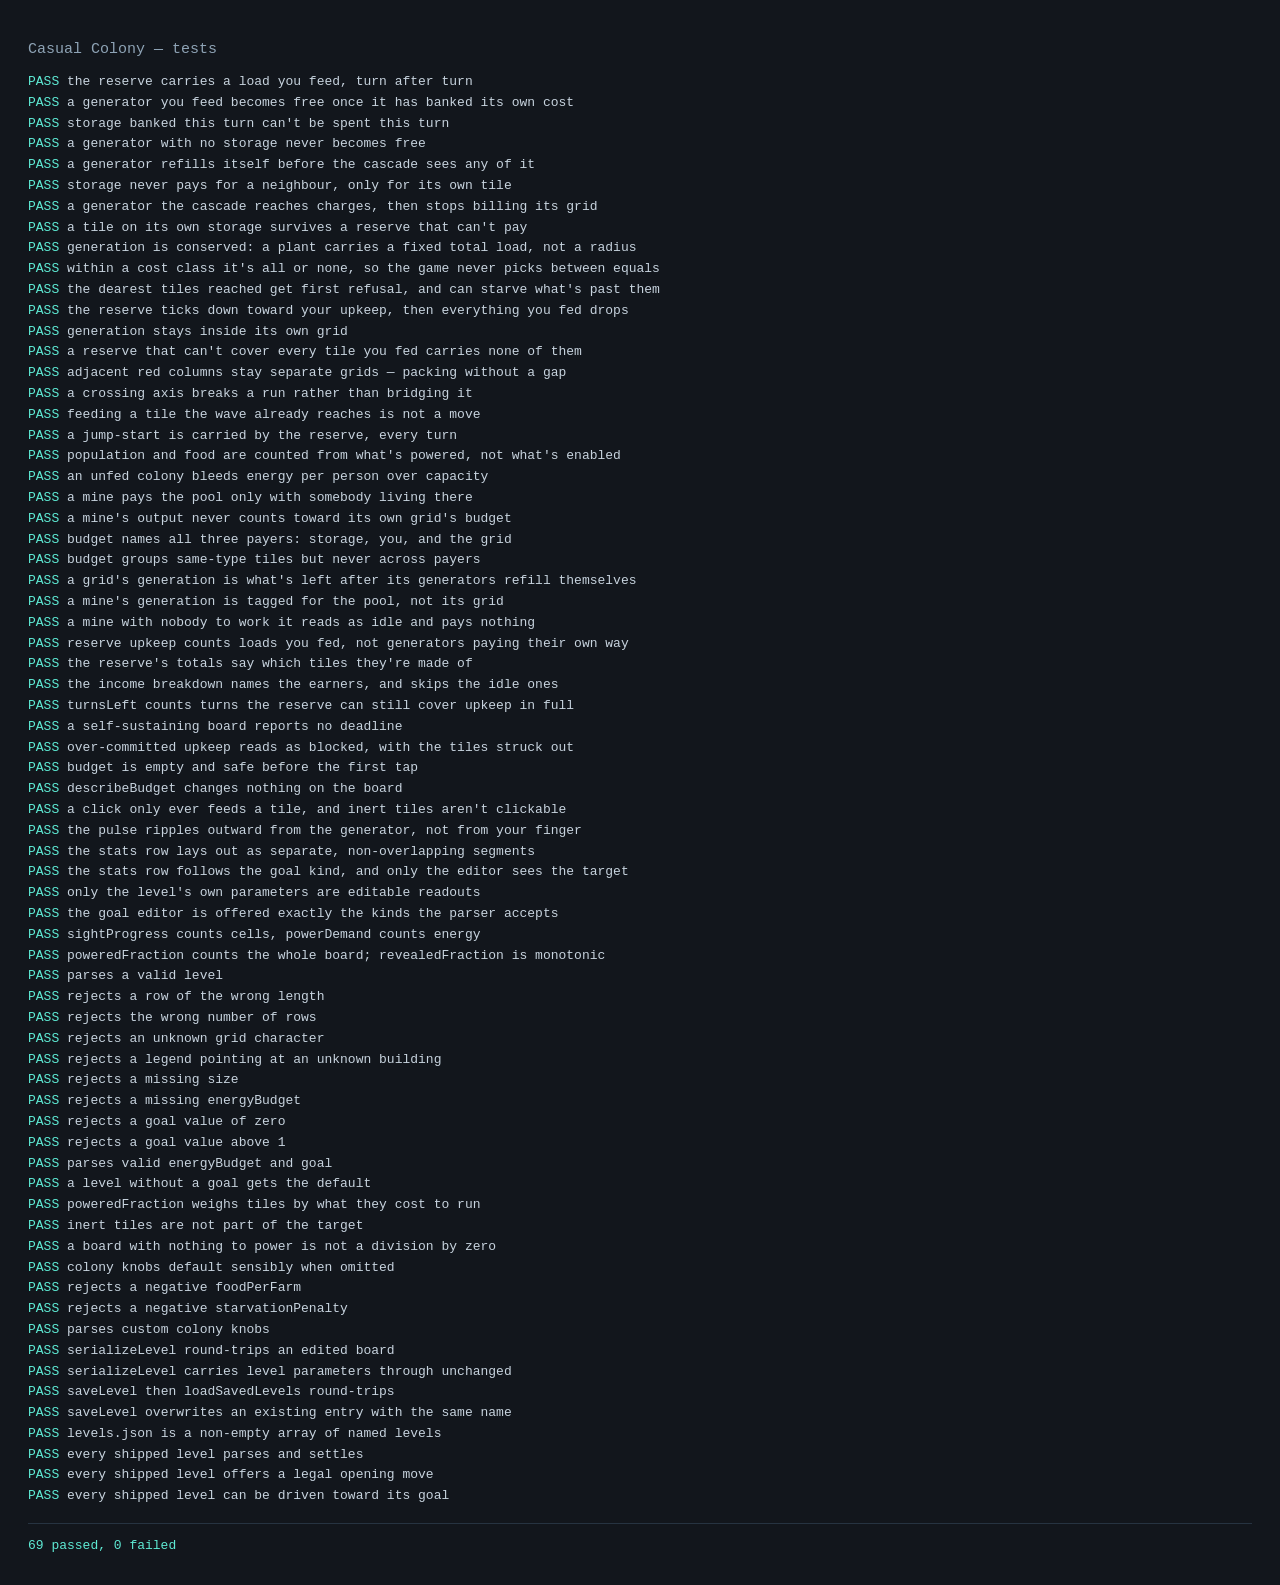
<file: test.html>
<!DOCTYPE html>
<html lang="en">
<head>
<meta charset="utf-8">
<meta name="viewport" content="width=device-width, initial-scale=1">
<title>Casual Colony — tests</title>
<style>
  body { background: #12161c; color: #c7d3de; font: 13px/1.6 ui-monospace, Menlo, monospace; padding: 20px; }
  h1 { font-size: 15px; font-weight: normal; color: #8ea3b5; }
  .pass::before { content: "PASS  "; color: #5eead4; }
  .fail::before { content: "FAIL  "; color: #f87171; }
  .fail { color: #f87171; }
  .detail { color: #6b7f91; padding-left: 46px; }
  #summary { margin-top: 16px; padding-top: 12px; border-top: 1px solid #263341; }
</style>
</head>
<body>
<h1>Casual Colony — tests</h1>
<div id="results"></div>
<div id="summary"></div>

<script type="module">
import { parseLevel, createRun, loadLevelSet, serializeLevel } from "./level.js";
import { solvePower, components } from "./power.js";
import { resolveColony, hasColony, poolIncome, starvationCost } from "./colony.js";
import {
  resolveTap, applyTurn, tap, settle, poweredFraction, revealedFraction,
  powerDemand, sightProgress,
} from "./rules.js";
import { statsLayout, EDITABLE_STATS } from "./hud.js";
import { GOAL_KINDS } from "./level.js";
import { describeTurn } from "./log.js";
import { describeBudget } from "./budget.js";
import { visibleCells } from "./visibility.js";
import { cellAt } from "./grid.js";
import { buildingFor, BUILDINGS } from "./buildings.js";
import { loadSavedLevels, saveLevel } from "./storage.js";
import { exportLevelsText, exportIconsText, parseImport } from "./exchange.js";
import { SHIPPED_ICONS } from "./icons-data.js";
import { ICON_GRID_SIZE } from "./icons.js";

const results = document.getElementById("results");
let passed = 0;
let failed = 0;

function test(name, fn) {
  try {
    fn();
    passed++;
    add("pass", name);
  } catch (error) {
    failed++;
    add("fail", name);
    add("detail", error.message);
  }
}

function add(className, text) {
  const div = document.createElement("div");
  div.className = className;
  div.textContent = text;
  results.appendChild(div);
}

function assert(condition, message) {
  if (!condition) throw new Error(message);
}

function assertEqual(actual, expected, message) {
  const a = JSON.stringify(actual);
  const e = JSON.stringify(expected);
  if (a !== e) throw new Error(`${message}\n  expected ${e}\n  actual   ${a}`);
}

function assertThrows(fn, fragment) {
  let threw = null;
  try { fn(); } catch (error) { threw = error; }
  assert(threw !== null, `expected a throw mentioning "${fragment}", got none`);
  assert(
    threw.message.includes(fragment),
    `expected error mentioning "${fragment}", got "${threw.message}"`
  );
}

// Parse a level definition from row strings, using the same parser the game
// uses. Energy and goal are irrelevant to cascade/parsing tests, so give them
// permissive defaults; tests that care override via extra.
function buildLevel(rows, extra = {}) {
  return parseLevel({
    name: "test",
    size: { width: rows[0].length, height: rows.length },
    legend: {
      ".": "desert", "C": "crystal", "R": "redCrystal", "G": "greenCrystal", "D": "drain",
      "P": "powerPlant", "H": "residential", "F": "farm", "M": "mine",
    },
    grid: rows,
    energyBudget: 99,
    goal: { kind: "powered", value: 1 },
    ...extra,
  });
}

// A fresh *run* of that level — what gameplay tests actually work against.
function build(rows, extra = {}) {
  return createRun(buildLevel(rows, extra));
}

// How many cells the grid is currently carrying.
function litCount(world) {
  return world.cells.filter((cell) => cell.powered).length;
}

function poweredSet(world) {
  return new Set(world.cells.filter((cell) => cell.powered));
}

// --- Power (power.js) --------------------------------------------------------
//
// The core of the model: energy flows outward from generators, spending each
// unit once, and a tile lights only if the wave reaching it can pay for it.

// Letting time pass, with the board left alone. A click is the only clock, and
// every click the input layer can produce is also a move — so to watch a grid
// simply *run* we hand applyTurn a tap that switches an already-off tile off.
// It's a full turn through the real machinery; it just has nothing to change.
function passTurns(world, count, x = world.level.width - 1, y = 0) {
  const cell = cellAt(world, x, y);
  // applyTurn enables whatever cell it's handed, so this only passes time if
  // the target is inert. Aim it at a conducting tile and you quietly feed that
  // tile instead, which looks like the rules leaking energy.
  if (buildingFor(cell).conducts && !cell.enabled) {
    throw new Error(`passTurns target (${x},${y}) is a live tile — feeding it, not passing time`);
  }
  for (let i = 0; i < count; i++) {
    applyTurn(world, { kind: "disable", ok: true, cell });
  }
}

test("the reserve carries a load you feed, turn after turn", () => {
  // A crystal makes nothing, so it can never bank anything, so the reserve is
  // on the hook for it every turn it stays fed.
  const world = build(["C........."], { energyBudget: 5 });
  tap(world, cellAt(world, 0, 0));
  assertEqual(litCount(world), 1, "fed");
  assertEqual(world.energy, 4, "its cost of 1 came out of the reserve");
  passTurns(world, 3);
  assertEqual(world.energy, 1, "and comes out again every turn — upkeep, not a purchase");
  assertEqual(litCount(world), 1, "still lit, because the reserve can still carry it");
});

test("a generator you feed becomes free once it has banked its own cost", () => {
  // The jump-start is the whole bill. From the next turn the plant spends its
  // own storage, so upkeep drops to nothing and the reserve stops moving.
  const world = build(["P........."], { energyBudget: 5 });
  tap(world, cellAt(world, 0, 0));
  assertEqual(world.energy, 4, "turn one is a jump-start you pay for");
  assertEqual(cellAt(world, 0, 0).stored, 1, "and it banked its own cost out of its output");
  passTurns(world, 3);
  assertEqual(world.energy, 4, "it pays its own way from then on");
  assertEqual(litCount(world), 1, "and stays lit on its own storage");
});

test("storage banked this turn can't be spent this turn", () => {
  // Which is what makes the first click a jump-start rather than free: the
  // plant produces on turn one, but that output only reaches storage in time
  // for turn two.
  const world = build(["P."], { energyBudget: 0 });
  tap(world, cellAt(world, 0, 0));
  assertEqual(litCount(world), 0, "nothing banked yet and no reserve to carry it");
  assertEqual(cellAt(world, 0, 0).stored, 0, "and it never ran, so it banked nothing");
});

test("a generator with no storage never becomes free", () => {
  // storage 0 doesn't mean a one-shot — `enabled` persists, so the reserve
  // keeps paying and it keeps firing. It just never pays its own way.
  const world = build(["P........."], { energyBudget: 5 });
  const saved = BUILDINGS.powerPlant.storage;
  try {
    BUILDINGS.powerPlant.storage = 0;
    tap(world, cellAt(world, 0, 0));
    assertEqual(world.energy, 4, "carried by the reserve");
    assertEqual(cellAt(world, 0, 0).stored, 0, "with nowhere to bank its output");
    passTurns(world, 2);
    assertEqual(world.energy, 2, "so the reserve keeps paying, every turn");
    assertEqual(litCount(world), 1, "and it keeps running while it can be paid for");
  } finally {
    BUILDINGS.powerPlant.storage = saved;
  }
});

test("a generator refills itself before the cascade sees any of it", () => {
  // Refill-first is what guarantees an engine buys its own next turn. The grid
  // gets the remainder, so the cascade is one crystal shorter than the raw 5.
  const world = build(["PCCCCC"], { energyBudget: 9 });
  tap(world, cellAt(world, 0, 0));
  assertEqual(cellAt(world, 0, 0).stored, 1, "its own next turn, bought first");
  assertEqual(litCount(world), 5, "and 4 left over, so four crystals");
});

test("storage never pays for a neighbour, only for its own tile", () => {
  // The Milestone 19 disaster was a wave spending a stock as though it were an
  // income. Storage is a stock, so it has to stay bounded to its own tile: a
  // charged plant must not push the cascade one tile further than its
  // post-refill output pays for.
  const world = build(["PCCCCC."], { energyBudget: 9 });
  tap(world, cellAt(world, 0, 0));
  const reach = litCount(world);
  passTurns(world, 5); // plenty of turns for a leak to accumulate
  assertEqual(litCount(world), reach, "a charged plant reaches no further than turn one");
  assertEqual(cellAt(world, 0, 0).stored, 1, "and storage stays capped, never banking a hoard");
});

test("a generator the cascade reaches charges, then stops billing its grid", () => {
  // Second plant is lit by the first, so its cost comes out of grid surplus on
  // turn one. Once charged it pays for itself and hands that surplus back.
  const world = build(["PP"], { energyBudget: 9 });
  tap(world, cellAt(world, 0, 0));
  const second = cellAt(world, 1, 0);
  assert(second.powered, "reached by the first plant's cascade");
  assertEqual(second.stored, 1, "and it banked its own cost while it was up");

  const solved = solvePower(world, world.energy);
  assert(solved.selfPowered.has(second), "so next turn it runs itself");
  assertEqual(solved.perGrid[0].draw, 0, "and the grid stops paying for it");
});

test("a tile on its own storage survives a reserve that can't pay", () => {
  // Upkeep is all-or-none, but storage isn't part of that bargain — an engine
  // you got going keeps going even on the turn your loads all drop.
  const world = build(["P.C"], { energyBudget: 2 });
  tap(world, cellAt(world, 0, 0));  // jump-start: reserve 2 -> 1
  tap(world, cellAt(world, 2, 0));  // an unreachable crystal: reserve 1 -> 0
  passTurns(world, 1);              // now the reserve can't carry the crystal

  assert(cellAt(world, 0, 0).powered, "the plant is on its own storage");
  assert(!cellAt(world, 2, 0).powered, "the crystal had nothing to fall back on");
});

test("generation is conserved: a plant carries a fixed total load, not a radius", () => {
  // One click. The plant spends 1 of its 5 refilling its own storage and hands
  // the grid 4, which is exactly four crystals' worth.
  const world = build(["PCCCCCC..."], { energyBudget: 9 });
  tap(world, cellAt(world, 0, 0));
  assertEqual(litCount(world), 5, "plant plus four crystals, from a single tap");
  assert(!cellAt(world, 5, 0).powered, "the fifth is past the end of the energy");
});

test("within a cost class it's all or none, so the game never picks between equals", () => {
  // Three crystals equidistant from one plant. Ties are the common case, not a
  // corner, so any "top-left wins" fallback would be the rule quietly deciding
  // most boards.
  const easy = build([".C.", "CPC"], { energyBudget: 9 });
  tap(easy, cellAt(easy, 1, 1));
  assertEqual(litCount(easy), 4, "generation 5 covers all three");

  const tight = build([".C.", "CPC"], { energyBudget: 9 });
  const saved = BUILDINGS.powerPlant.generation;
  try {
    BUILDINGS.powerPlant.generation = 2; // enough for two of the three
    tap(tight, cellAt(tight, 1, 1));
    assertEqual(litCount(tight), 1, "and none of them light rather than an arbitrary two");
  } finally {
    BUILDINGS.powerPlant.generation = saved;
  }
});

test("the dearest tiles reached get first refusal, and can starve what's past them", () => {
  // Both hang off the same plant's 5. The drain costs 4 and is served first;
  // the residential needs 2 and only 1 is left.
  const world = build([".D..", ".PH."], { energyBudget: 9 });
  tap(world, cellAt(world, 1, 1));
  const powered = [...poweredSet(world)].map((c) => c.type).sort();
  assertEqual(powered, ["drain", "powerPlant"], "the drain takes the energy first");
});

test("the reserve ticks down toward your upkeep, then everything you fed drops", () => {
  // The rise-and-fall: upkeep is flat, so the pool draining is a countdown you
  // can read several turns ahead. When it can't cover the bill, it's all or
  // nothing rather than the rule choosing which of your tiles to keep.
  // Crystals, not plants: a load never banks anything, so it stays on the
  // reserve's bill and the countdown is real.
  const world = build(["C...C....."], { energyBudget: 5 });
  tap(world, cellAt(world, 0, 0));
  tap(world, cellAt(world, 4, 0));
  assertEqual(litCount(world), 2, "two fed crystals, upkeep 2");
  assertEqual(world.energy, 2, "5 less 1 for the first turn, less 2 for the second");
  passTurns(world, 1);
  assertEqual(world.energy, 0, "one more turn of upkeep empties it");
  passTurns(world, 1);
  assertEqual(litCount(world), 0, "and now neither is carried, so neither runs");
});

test("generation stays inside its own grid", () => {
  // The plant has 4 spare and the crystals need 3, but nothing is wired
  // between them — so the surplus is stranded. This is the whole reason
  // topology is worth playing with.
  const world = build(["P.CCC"], { energyBudget: 9 });
  tap(world, cellAt(world, 0, 0));
  assertEqual(components(world).length, 2, "the desert splits them");
  assertEqual(litCount(world), 1, "spare energy can't jump the gap");
});

test("a reserve that can't cover every tile you fed carries none of them", () => {
  // Two fed crystals, upkeep 2. Anything less than the full bill and neither
  // runs — the rule never picks which of your tiles matters. (Plants would
  // sidestep this entirely: once charged they don't draw on the reserve.)
  const world = build(["C...C....."], { energyBudget: 9 });
  tap(world, cellAt(world, 0, 0));
  tap(world, cellAt(world, 4, 0));
  assertEqual(solvePower(world, 2).powered.size, 2, "exactly enough for both");
  assertEqual(solvePower(world, 2).fromPool, 2, "and it pays exactly the bill");
  assertEqual(solvePower(world, 1).powered.size, 0, "enough for one of them, so neither");
  assertEqual(solvePower(world, 1).fromPool, 0, "and nothing is spent");
});

test("adjacent red columns stay separate grids — packing without a gap", () => {
  const world = build(["RR", "RR"]);
  for (const c of [...world.cells]) tap(world, cellAt(world, c.x, c.y));
  assertEqual(components(world).map((g) => g.length).sort(), [2, 2], "two vertical runs, touching");

  const plain = build(["CC", "CC"]);
  for (const c of [...plain.cells]) tap(plain, cellAt(plain, c.x, c.y));
  assertEqual(components(plain).map((g) => g.length), [4], "plain crystal would merge them");
});

test("a crossing axis breaks a run rather than bridging it", () => {
  // Honest about the limit: one tile has one axis, so runs can't cross.
  const world = build([".R.", "GGG", ".R."]);
  for (const c of world.cells.filter((c) => c.type !== "desert")) tap(world, cellAt(world, c.x, c.y));
  assertEqual(components(world).map((g) => g.length).sort(), [1, 1, 3], "the green row cuts the red run");
});

test("feeding a tile the wave already reaches is not a move", () => {
  // The only move is putting your reserve behind a tile. A lit tile doesn't
  // need it, so the click does nothing and no turn passes.
  const world = build(["PCCCCCC..."], { energyBudget: 9 });
  tap(world, cellAt(world, 0, 0));
  assertEqual(litCount(world), 5, "the plant carries four crystals on its own");
  const again = resolveTap(world, cellAt(world, 2, 0));
  assertEqual(again.ok, false, "that crystal is already lit");
  assertEqual(again.reason, "noop", "and says why");
});

test("a jump-start is carried by the reserve, every turn", () => {
  // The crystal is across desert, so nothing can ever reach it and the reserve
  // is the only thing paying — which isolates the jump-start from the wave.
  const world = build(["P...C...."], { energyBudget: 9 });
  tap(world, cellAt(world, 0, 0));
  assertEqual(litCount(world), 1, "the plant's generation has nowhere to go");
  assertEqual(world.energy, 8, "upkeep 1 for the jump-start");

  tap(world, cellAt(world, 4, 0));
  assertEqual(litCount(world), 2, "fed directly, it lights on the reserve alone");
  // Only the crystal is still billed: the plant is on its own storage by now.
  assertEqual(world.energy, 7, "upkeep is 1 a turn — the crystal, not the plant");
  passTurns(world, 1);
  assertEqual(world.energy, 6, "and stays 1 a turn, for as long as it's fed");
});

// --- Colony (residential / farm / mine) --------------------------------------

test("population and food are counted from what's powered, not what's enabled", () => {
  const world = build(["PHF....."], { energyBudget: 9 });
  tap(world, cellAt(world, 0, 0));
  const colony = resolveColony(world, poweredSet(world));
  assertEqual(colony.population, 1, "one house");
  assertEqual(colony.foodCapacity, 1, "one farm");
  assertEqual(colony.fed, true, "1 <= 1");
});

test("an unfed colony bleeds energy per person over capacity", () => {
  const world = build(["PHH....."], { energyBudget: 20, starvationPenalty: 2 });
  tap(world, cellAt(world, 0, 0));
  const colony = resolveColony(world, poweredSet(world));
  assertEqual(colony.fed, false, "2 people, no food");
  assertEqual(starvationCost(world, colony), 4, "2 over x penalty 2");
});

test("a mine pays the pool only with somebody living there", () => {
  const noone = build(["PMF....."], { energyBudget: 20 });
  tap(noone, cellAt(noone, 0, 0));
  let colony = resolveColony(noone, poweredSet(noone));
  assertEqual(poolIncome(noone, poweredSet(noone), colony), 0, "a mine with nobody to work it earns nothing");

  // The mine is across desert on its own, fed straight from the reserve, so
  // the plant's 5 only has to carry the farm and the house.
  const staffed = build(["PHF.M..."], { energyBudget: 20 });
  tap(staffed, cellAt(staffed, 0, 0));
  tap(staffed, cellAt(staffed, 4, 0));
  colony = resolveColony(staffed, poweredSet(staffed));
  assertEqual(poolIncome(staffed, poweredSet(staffed), colony), 2, "one resident puts it to work");
});

test("a mine's output never counts toward its own grid's budget", () => {
  // Which is what keeps the solve non-circular — see colony.js. The mine's 2
  // goes to the pool, so the grid has to cover its cost of 3 out of the
  // plant's 5 alone.
  const world = build(["PM"], { energyBudget: 9 });
  tap(world, cellAt(world, 0, 0));
  assertEqual(litCount(world), 2, "the plant's 5 covers the mine's cost of 3");
  const pair = build(["PMM"], { energyBudget: 9 });
  tap(pair, cellAt(pair, 0, 0));
  assertEqual(litCount(pair), 2, "the first mine takes 3 of the 5, leaving 2");
  assert(
    !cellAt(pair, 2, 0).powered,
    "the second needs 3 — and what the pair would pay the pool never enters the grid's sums"
  );
});

// --- Budget view (budget.js) -------------------------------------------------

// The row for `type` in the first grid that has one.
function budgetRow(budget, type, payer = null) {
  for (const grid of budget.grids) {
    const row = grid.rows.find((r) => r.type === type && (payer === null || r.payer === payer));
    if (row) return row;
  }
  return null;
}

test("budget names all three payers: storage, you, and the grid", () => {
  // The plant has banked its own cost by now, so it pays for itself; the
  // crystal you fed is still on your reserve; the rest ride the cascade.
  const world = build(["PCCC.C"], { energyBudget: 9 });
  tap(world, cellAt(world, 0, 0));
  tap(world, cellAt(world, 5, 0));
  const budget = describeBudget(world);

  assertEqual(budgetRow(budget, "powerPlant").payer, "self", "it runs on its own storage");
  assertEqual(budgetRow(budget, "crystal", "grid").payer, "grid", "the cascade reached these");
  assertEqual(budgetRow(budget, "crystal", "you").payer, "you", "this one is on your reserve");
});

test("budget groups same-type tiles but never across payers", () => {
  // Feed one crystal directly; the plant's cascade reaches the other two.
  const world = build(["PCCC"], { energyBudget: 9 });
  tap(world, cellAt(world, 3, 0));
  tap(world, cellAt(world, 0, 0));
  const budget = describeBudget(world);
  const crystals = budget.grids[0].rows.filter((r) => r.type === "crystal");

  assertEqual(crystals.length, 2, "fed crystals and cascaded crystals stay separate rows");
  const grid = crystals.find((r) => r.payer === "grid");
  const you = crystals.find((r) => r.payer === "you");
  assertEqual(grid.count, 2, "the two the cascade reached fold into one row");
  assertEqual(you.count, 1, "the one you paid for stands alone");
  assertEqual(grid.cost, 2, "a group's cost is the whole group's");
});

test("a grid's generation is what's left after its generators refill themselves", () => {
  const world = build(["PCC"], { energyBudget: 9 });
  tap(world, cellAt(world, 0, 0));
  const budget = describeBudget(world);
  const grid = budget.grids[0];

  assertEqual(grid.generation, 4, "the plant keeps 1 of its 5 to buy its own next turn");
  assertEqual(grid.cascadeDraw, 2, "two crystals at 1 each, paid by the grid");
  assertEqual(grid.spare, 2, "what's left to reach further");

  // The rows have to add up to the header above them, or the table is telling
  // two different stories about the same grid.
  assertEqual(
    grid.rows.reduce((total, row) => total + (row.toPool ? 0 : row.generation), 0),
    grid.generation,
    "the plant's row reports what it handed over, not its nameplate 5"
  );
});

test("a mine's generation is tagged for the pool, not its grid", () => {
  const world = build(["PM"], { energyBudget: 9 });
  tap(world, cellAt(world, 0, 0));
  const budget = describeBudget(world);

  assertEqual(budget.grids[0].generation, 4, "only the plant feeds the grid, less its refill");
  assert(budgetRow(budget, "mine").toPool, "the mine's output is flagged as pool-bound");
});

test("a mine with nobody to work it reads as idle and pays nothing", () => {
  const world = build(["PM"], { energyBudget: 9 });
  tap(world, cellAt(world, 0, 0));
  const budget = describeBudget(world);

  assert(budgetRow(budget, "mine").idle, "powered, but no colony to staff it");
  assertEqual(budget.reserve.income, 0, "so it pays nothing into the pool");
});

test("reserve upkeep counts loads you fed, not generators paying their own way", () => {
  // The crystal across the desert can never be reached, so the reserve is the
  // only thing carrying it. The plant, by now, carries itself.
  const world = build(["PCC.C"], { energyBudget: 9 });
  tap(world, cellAt(world, 0, 0));
  tap(world, cellAt(world, 4, 0));
  const { reserve } = describeBudget(world);

  assertEqual(reserve.upkeep, 1, "the crystal only — the plant is on its own storage");
  assertEqual(reserve.net, -1, "no income yet, so the reserve just drains");
});

test("the reserve's totals say which tiles they're made of", () => {
  // The question the two-budget rule makes people ask: "−1 upkeep — from
  // what?" It's the one tile you fed, and the breakdown has to name it.
  const world = build(["PCC.C"], { energyBudget: 9 });
  tap(world, cellAt(world, 0, 0));
  tap(world, cellAt(world, 4, 0));
  const { reserve } = describeBudget(world);

  assertEqual(
    reserve.upkeepRows.map((r) => [r.name, r.count, r.amount]),
    [["Crystal", 1, 1]],
    "the crystal you fed, and nothing the cascade reached or storage covers"
  );
  assertEqual(
    reserve.upkeepRows.reduce((total, r) => total + r.amount, 0), reserve.upkeep,
    "and the breakdown adds up to the total it explains"
  );
  assertEqual(reserve.incomeRows, [], "nothing earning yet");
});

test("the income breakdown names the earners, and skips the idle ones", () => {
  const staffed = build(["PPHFM"], { energyBudget: 20, foodPerFarm: 1 });
  tap(staffed, cellAt(staffed, 0, 0));
  const earning = describeBudget(staffed).reserve;
  assertEqual(
    earning.incomeRows.map((r) => [r.name, r.count, r.amount]), [["Mine", 1, 2]],
    "one staffed mine, paying 2"
  );
  assertEqual(
    earning.incomeRows.reduce((total, r) => total + r.amount, 0), earning.income,
    "and it adds up to the total"
  );

  // Same mine, nobody living there: poolIncome skips it, so the breakdown must
  // too or the rows would contradict the number above them.
  const empty = build(["PPM"], { energyBudget: 20 });
  tap(empty, cellAt(empty, 0, 0));
  const idle = describeBudget(empty).reserve;
  assertEqual(idle.income, 0, "no colony, so no income");
  assertEqual(idle.incomeRows, [], "and nothing claiming to earn");
});

test("turnsLeft counts turns the reserve can still cover upkeep in full", () => {
  // An unreachable crystal: upkeep 1 a turn against a reserve of 4, so it pays
  // at 4, 3, 2 and 1, then can't.
  const world = build(["C"], { energyBudget: 5 });
  tap(world, cellAt(world, 0, 0));
  const { reserve } = describeBudget(world);

  assertEqual(reserve.energy, 4, "the feeding tap already took its 1");
  assertEqual(reserve.turnsLeft, 4, "four more turns before upkeep can't be met");
});

test("a self-sustaining board reports no deadline", () => {
  // One plant's 4 spare can't carry a whole colony (2 + 2 + 3), so the second
  // plant is reached by the cascade and adds its own. Both end up on their own
  // storage, so you pay nothing and a staffed mine pays in.
  const world = build(["PPHFM"], { energyBudget: 20, foodPerFarm: 1 });
  tap(world, cellAt(world, 0, 0));
  const { reserve } = describeBudget(world);

  assert(reserve.staffed, "somebody lives here and is fed");
  assertEqual(reserve.upkeep, 0, "both plants run on their own storage");
  assertEqual(reserve.income, 2, "the mine is staffed, so it pays");
  assertEqual(reserve.net, 2, "pure income");
  assertEqual(reserve.turnsLeft, null, "no deadline when nothing is draining");
});

test("over-committed upkeep reads as blocked, with the tiles struck out", () => {
  // Two fed crystals is 2 a turn against a reserve of 1 — all-or-none, so
  // neither runs, and the view has to say why rather than showing an empty
  // board. (Plants would survive this on storage; loads have nothing to fall
  // back on, which is what makes them the thing that can actually fail.)
  const world = build(["C.C"], { energyBudget: 2 });
  tap(world, cellAt(world, 0, 0));
  tap(world, cellAt(world, 2, 0));
  const budget = describeBudget(world);

  assert(budget.reserve.blocked, "upkeep can't be met");
  assertEqual(budget.reserve.turnsLeft, null, "no countdown once nothing runs");
  const dark = budget.grids.flatMap((g) => g.rows).filter((r) => r.dark);
  assert(dark.length > 0, "fed-but-dark tiles are still listed");
});

test("budget is empty and safe before the first tap", () => {
  const budget = describeBudget(build(["PCC"]));
  assert(budget.empty, "nothing running yet");
  assertEqual(budget.grids.length, 0, "no grids to show");
  assertEqual(budget.reserve.upkeep, 0, "nothing owed");
});

test("describeBudget changes nothing on the board", () => {
  const world = build(["PCC"], { energyBudget: 9 });
  tap(world, cellAt(world, 0, 0));
  const before = world.cells.map((c) => `${c.powered}${c.enabled}`).join();
  const energy = world.energy;
  describeBudget(world);
  assertEqual(world.cells.map((c) => `${c.powered}${c.enabled}`).join(), before, "board");
  assertEqual(world.energy, energy, "energy");
  assert(!("staffedNow" in world.cells[0]), "no scratch fields left behind");
});

// --- Rules (resolveTap / applyTurn) ------------------------------------------

test("a click only ever feeds a tile, and inert tiles aren't clickable", () => {
  const world = build(["C."]);
  assertEqual(resolveTap(world, cellAt(world, 0, 0)).kind, "enable", "dark -> fed");
  tap(world, cellAt(world, 0, 0));
  assertEqual(resolveTap(world, cellAt(world, 0, 0)).ok, false, "there is no switching off");
  assertEqual(resolveTap(world, cellAt(world, 1, 0)).ok, false, "desert does nothing");
  assertEqual(resolveTap(world, cellAt(world, 1, 0)).reason, "inert", "and says why");
});

test("the pulse ripples outward from the generator, not from your finger", () => {
  const world = build(["CCPCC"], { energyBudget: 9 });
  tap(world, cellAt(world, 2, 0), 1000); // one tap on the plant lights the row
  assertEqual(cellAt(world, 2, 0).litAt, 1000, "the plant lights first");
  assert(cellAt(world, 1, 0).litAt > 1000, "its neighbour a moment later");
  assert(cellAt(world, 0, 0).litAt > cellAt(world, 1, 0).litAt, "and the far end later still");
});

// --- HUD stats (hud.js) ------------------------------------------------------
//
// The readouts are tap targets in the editor, so where they sit is a rule and
// not just a drawing detail.

// Enough of a canvas context for statsLayout, which only ever measures text.
const fakeCtx = { font: "", measureText: (text) => ({ width: text.length * 7 }) };

test("the stats row lays out as separate, non-overlapping segments", () => {
  const view = {
    activated: 4, total: 24, goalKind: "powered", goalTarget: null,
    energy: 6, colony: { population: 1, foodCapacity: 2, fed: true }, editMode: false,
  };
  const stats = statsLayout(fakeCtx, 460, view);

  assertEqual(Object.keys(stats), ["goal", "energy", "colony"], "three segments");
  assert(stats.goal.label.includes("powered"), "the left one names the goal kind");
  assert(stats.energy.label.includes("6"), "the middle one is the reserve");
  // Adjacent, in order, and never on top of each other — otherwise a tap on
  // one opens the other's editor.
  assert(stats.goal.x + stats.goal.w <= stats.energy.x + 1, "goal sits left of energy");
  assert(stats.energy.x + stats.energy.w <= stats.colony.x + 1, "energy sits left of colony");
});

test("the stats row follows the goal kind, and only the editor sees the target", () => {
  const base = { activated: 25, total: 80, energy: 6, colony: null };
  const revealed = statsLayout(fakeCtx, 460, {
    ...base, goalKind: "revealed", goalTarget: 35, editMode: true,
  });
  assert(revealed.goal.label.includes("revealed"), "says what it's actually judged on");
  assert(revealed.goal.label.includes("35%"), "and what it's aiming for, while editing");

  const playing = statsLayout(fakeCtx, 460, {
    ...base, goalKind: "revealed", goalTarget: null, editMode: false,
  });
  assert(!playing.goal.label.includes("%"), "the target is editor-only clutter");
  assertEqual(Object.keys(playing), ["goal", "energy"], "no colony segment without a colony");
});

test("only the level's own parameters are editable readouts", () => {
  // The colony line is counted off the board, so there's nothing for a tap to
  // set — offering one would promise an edit that can't happen.
  assertEqual([...EDITABLE_STATS].sort(), ["energy", "goal"], "goal and reserve, not colony");
});

test("the goal editor is offered exactly the kinds the parser accepts", () => {
  assert(GOAL_KINDS.length > 0, "there is at least one");
  for (const kind of GOAL_KINDS) {
    const world = build(["PC"], { energyBudget: 5, goal: { kind, value: 0.5 } });
    assertEqual(world.level.goal.kind, kind, `${kind} parses`);
  }
});

test("sightProgress counts cells, powerDemand counts energy", () => {
  // The two goals measure different things on purpose: powering is judged on
  // what it costs to run, touring on how much map you've seen.
  const world = build(["PC.."], { energyBudget: 5 });
  tap(world, cellAt(world, 0, 0));

  assertEqual(powerDemand(world), { running: 2, total: 2 }, "plant 1 + crystal 1, both running");
  assertEqual(sightProgress(world).total, 4, "sight counts every cell, desert included");
  assertEqual(sightProgress(world).seen, 2, "the two that lit");
});

test("poweredFraction counts the whole board; revealedFraction is monotonic", () => {
  // A crystal, so there's nothing banked to keep it alive once the reserve
  // can't carry it. A plant would survive this on its own storage.
  const world = build(["C..."], { energyBudget: 4, fogDistance: 1, startsVisible: [[0, 0]] });
  tap(world, cellAt(world, 0, 0));
  // The three deserts cost nothing to run, so they're not part of the target:
  // the board's whole demand is this one crystal, and it's met.
  assertEqual(poweredFraction(world), 1, "all of the board's demand is running");
  const seenBefore = revealedFraction(world);
  world.energy = 0;
  applyTurn(world, { kind: "enable", ok: true, cell: cellAt(world, 0, 0) });
  assertEqual(poweredFraction(world), 0, "powered drops back");
  assertEqual(revealedFraction(world), seenBefore, "but revealed never does");
});

// --- Level parsing ----------------------------------------------------------

test("parses a valid level", () => {
  const world = build(["C.", ".C"]);
  assertEqual(world.level.width, 2, "width");
  assertEqual(world.level.height, 2, "height");
  assertEqual(world.cells.length, 4, "cell count");
  assertEqual(cellAt(world, 0, 0).type, "crystal", "top left");
  assertEqual(cellAt(world, 1, 0).type, "desert", "top right");
});

test("rejects a row of the wrong length", () => {
  assertThrows(() => parseLevel({
    size: { width: 3, height: 2 },
    legend: { ".": "desert" },
    grid: ["...", ".."],
  }), "row 1 has 2 characters");
});

test("rejects the wrong number of rows", () => {
  assertThrows(() => parseLevel({
    size: { width: 2, height: 3 },
    legend: { ".": "desert" },
    grid: ["..", ".."],
  }), "grid has 2 rows");
});

test("rejects an unknown grid character", () => {
  assertThrows(() => parseLevel({
    size: { width: 2, height: 1 },
    legend: { ".": "desert" },
    grid: [".X"],
  }), "Unknown character 'X'");
});

test("rejects a legend pointing at an unknown building", () => {
  assertThrows(() => parseLevel({
    size: { width: 1, height: 1 },
    legend: { "?": "sawmill" },
    grid: ["?"],
  }), "unknown building type 'sawmill'");
});

test("rejects a missing size", () => {
  assertThrows(() => parseLevel({ legend: {}, grid: [] }), "integer size.width");
});

test("rejects a missing energyBudget", () => {
  assertThrows(() => parseLevel({
    size: { width: 1, height: 1 },
    legend: { ".": "desert" },
    grid: ["."],
    goal: { kind: "powered", value: 0.5 },
  }), "non-negative integer energyBudget");
});

test("rejects a goal value of zero", () => {
  assertThrows(() => parseLevel({
    size: { width: 1, height: 1 },
    legend: { ".": "desert" },
    grid: ["."],
    energyBudget: 1,
    goal: { kind: "powered", value: 0 },
  }), "goal.value must be between 0");
});

test("rejects a goal value above 1", () => {
  assertThrows(() => parseLevel({
    size: { width: 1, height: 1 },
    legend: { ".": "desert" },
    grid: ["."],
    energyBudget: 1,
    goal: { kind: "powered", value: 1.5 },
  }), "goal.value must be between 0");
});

test("parses valid energyBudget and goal", () => {
  const world = build(["C."], { energyBudget: 3, goal: { kind: "powered", value: 0.5 } });
  assertEqual(world.level.energyBudget, 3, "energyBudget");
  assertEqual(world.level.goal, { kind: "powered", value: 0.5 }, "goal");
  assertEqual(world.energy, 3, "energy starts at budget");
});

test("a level without a goal gets the default", () => {
  // parseLevel directly, since the test helper always supplies a goal.
  const level = parseLevel({
    size: { width: 2, height: 1 },
    legend: { ".": "desert", "C": "crystal" },
    grid: ["C."],
    energyBudget: 3,
  });
  assertEqual(level.goal, { kind: "powered", value: 0.2 }, "powered 20%");
});

// --- Completion, measured in energy rather than tiles -------------------------

test("poweredFraction weighs tiles by what they cost to run", () => {
  // A mine is 3 and a crystal is 1, so the board's demand is 4. Lighting the
  // mine alone is three quarters of the job; lighting the crystal is a quarter.
  const world = build(["MC"], { energyBudget: 9 });
  assertEqual(poweredFraction(world), 0, "nothing running yet");

  const mine = build(["M.C"], { energyBudget: 9 });
  tap(mine, cellAt(mine, 0, 0));
  assertEqual(poweredFraction(mine), 0.75, "the mine is 3 of the board's 4");

  const crystal = build(["M.C"], { energyBudget: 9 });
  tap(crystal, cellAt(crystal, 2, 0));
  assertEqual(poweredFraction(crystal), 0.25, "the crystal is 1 of the board's 4");
});

test("inert tiles are not part of the target", () => {
  // The bug this fixes: counting cells made desert something you had to power.
  // recolonized asked for 20% of 80 cells — 16 tiles — on a board with only 12
  // that can ever light, so it could not be won by arithmetic.
  const dense = build(["CC"], { energyBudget: 9 });
  const sparse = build(["C.........C"], { energyBudget: 9 });
  for (const cell of dense.cells) if (cell.type === "crystal") tap(dense, cell);
  for (const cell of sparse.cells) if (cell.type === "crystal") tap(sparse, cell);

  assertEqual(poweredFraction(dense), 1, "every tile that can run, is");
  assertEqual(
    poweredFraction(sparse), 1,
    "and the same is true however much desert surrounds it"
  );
});

test("a board with nothing to power is not a division by zero", () => {
  // Reachable through the editor, and NaN would poison every comparison the
  // outcome check makes against it.
  assertEqual(poweredFraction(build(["..."])), 0, "no demand, no progress");
});

test("colony knobs default sensibly when omitted", () => {
  const world = build(["C."]);
  assertEqual(world.level.foodPerFarm, 1, "default foodPerFarm");
  assertEqual(world.level.starvationPenalty, 1, "default starvationPenalty");
});

test("rejects a negative foodPerFarm", () => {
  assertThrows(() => parseLevel({
    size: { width: 1, height: 1 },
    legend: { ".": "desert" },
    grid: ["."],
    energyBudget: 1,
    goal: { kind: "powered", value: 0.5 },
    foodPerFarm: -1,
  }), "foodPerFarm must be a non-negative number");
});

test("rejects a negative starvationPenalty", () => {
  assertThrows(() => parseLevel({
    size: { width: 1, height: 1 },
    legend: { ".": "desert" },
    grid: ["."],
    energyBudget: 1,
    goal: { kind: "powered", value: 0.5 },
    starvationPenalty: -1,
  }), "starvationPenalty must be a non-negative number");
});

test("parses custom colony knobs", () => {
  const world = build(["C."], { foodPerFarm: 4, starvationPenalty: 3 });
  assertEqual(world.level.foodPerFarm, 4, "custom foodPerFarm");
  assertEqual(world.level.starvationPenalty, 3, "custom starvationPenalty");
});

// --- Level serialization (the editor's save path) ----------------------------

test("serializeLevel round-trips an edited board", () => {
  const world = build(["C.", ".C"]);
  cellAt(world, 1, 0).type = "drain"; // simulate an edit made in the picker
  const record = serializeLevel(world, "edited");
  assertEqual(record.name, "edited", "name");
  assertEqual(record.grid, ["CD", ".C"], "the edit shows up in the grid");

  const reparsed = createRun(parseLevel(record));
  assertEqual(cellAt(reparsed, 1, 0).type, "drain", "re-parses back to the edited type");
});

test("serializeLevel carries level parameters through unchanged", () => {
  const world = build(["C."], {
    energyBudget: 7,
    foodPerFarm: 4,
    starvationPenalty: 3,
    fogDistance: 3,
    goal: { kind: "revealed", value: 0.4 },
  });
  const record = serializeLevel(world, "params");
  assertEqual(record.energyBudget, 7, "energyBudget");
  assertEqual(record.foodPerFarm, 4, "foodPerFarm");
  assertEqual(record.starvationPenalty, 3, "starvationPenalty");
  assertEqual(record.fogDistance, 3, "fogDistance");
  assertEqual(record.goal, { kind: "revealed", value: 0.4 }, "goal travels with it");
});

// --- Saved-level storage (localStorage, real in this browser) ---------------

test("saveLevel then loadSavedLevels round-trips", () => {
  const before = loadSavedLevels().length;
  saveLevel({
    name: "__test_level__",
    size: { width: 1, height: 1 },
    energyBudget: 1,
    goal: { kind: "powered", value: 1 },
    legend: { ".": "desert" },
    grid: ["."],
  });
  const after = loadSavedLevels();
  assertEqual(after.length, before + 1, "one more saved level");
  assert(after.some((r) => r.name === "__test_level__"), "the saved level is present");
});

test("saveLevel overwrites an existing entry with the same name", () => {
  saveLevel({
    name: "__test_level__",
    size: { width: 2, height: 1 },
    energyBudget: 2,
    goal: { kind: "powered", value: 1 },
    legend: { ".": "desert" },
    grid: [".."],
  });
  const matches = loadSavedLevels().filter((r) => r.name === "__test_level__");
  assertEqual(matches.length, 1, "still only one entry with this name");
  assertEqual(matches[0].size.width, 2, "overwritten, not duplicated");
});

// Clean up so re-running this page in a real browser doesn't leave test junk
// behind in localStorage. storage.js has no delete of its own (not needed by
// the game), so this pokes the same key directly.
{
  const all = JSON.parse(localStorage.getItem("casualcolony:levels") || "{}");
  delete all["__test_level__"];
  localStorage.setItem("casualcolony:levels", JSON.stringify(all));
}

// --- The shipped level set ---------------------------------------------------
// Loaded over fetch, so these run asynchronously after the tests above.

const summary = document.getElementById("summary");

(async () => {
  try {
    const rawLevels = await loadLevelSet("./levels/levels.json");

        test("levels.json is a non-empty array of named levels", () => {
      assert(Array.isArray(rawLevels) && rawLevels.length > 0, "must be a non-empty array");
      for (const record of rawLevels) {
        assert(typeof record.name === "string" && record.name, "each level is named");
      }
    });

    // Plays a level through the *real* rules — the same resolveTap/applyTap
    // game.js's pointerdown calls, not a reimplementation of them. That's the
    // whole point of rules.js: a walkthrough asserted here can't quietly
    // disagree with what the game actually does.
    function play(record, taps) {
      const run = createRun(parseLevel(record));
      const blocked = [];
      for (const [x, y] of taps) {
        if (!tap(run, cellAt(run, x, y)).ok) blocked.push(`${x},${y}`);
      }
      return { run, blocked, fraction: activatedFraction(run) };
    }

    // Deliberately thin. Assertions about *mechanics* live on the synthetic
    // fixtures above; coupling them to a shipped level's exact layout is what
    // broke five tests the last time a level was edited, and it's the level
    // micro-tuning trap encoded in the suite. All that's checked here is that
    // every level actually loads and can be played.

    test("every shipped level parses and settles", () => {
      for (const record of rawLevels) {
        const run = createRun(parseLevel(record));
        settle(run);
        assert(run.cells.length > 0, `${record.name} has cells`);
        assert(run.level.goal.value > 0, `${record.name} asks for something`);
      }
    });

    test("every shipped level offers a legal opening move", () => {
      // A level you can't start is broken however good it looks — a fogged
      // board with no seed, or one where nothing is clickable.
      for (const record of rawLevels) {
        const run = createRun(parseLevel(record));
        settle(run);
        const playable = run.cells.some((cell) => resolveTap(run, cell).ok);
        assert(playable, `${record.name} has no legal first click`);
      }
    });

    test("every shipped level can be driven toward its goal", () => {
      // Constructive, not optimal: switch on whatever is legal and affordable,
      // greedily, and check the level responds — power actually rises. It
      // proves the level is alive, without pinning down one right answer.
      for (const record of rawLevels) {
        const run = createRun(parseLevel(record));
        settle(run);
        let best = 0;
        for (let move = 0; move < 40; move++) {
          const candidate = run.cells.find(
            (cell) => !cell.enabled && resolveTap(run, cell).ok
          );
          if (!candidate) break;
          tap(run, candidate);
          best = Math.max(best, poweredFraction(run));
        }
        assert(best > 0, `${record.name} never powered anything`);
      }
    });

  } catch (error) {
    failed++;
    add("fail", "shipped level set could not be loaded");
    add("detail", error.message);
  } finally {
    summary.textContent = `${passed} passed, ${failed} failed`;
    summary.style.color = failed > 0 ? "#f87171" : "#5eead4";
  }
})();
</script>
</body>
</html>
</file>
<file: style.css>
html, body {
  margin: 0;
  padding: 0;
  height: 100%;
  overflow: hidden;
  background: #12161c;
}

body {
  /* Kill pull-to-refresh, rubber-band scroll, double-tap zoom and the
     iOS long-press callout. Without these a canvas game feels broken. */
  overscroll-behavior: none;
  touch-action: none;
  -webkit-user-select: none;
  user-select: none;
  -webkit-touch-callout: none;
  -webkit-tap-highlight-color: transparent;
  font-family: ui-monospace, SFMono-Regular, Menlo, monospace;
}

/* The stage carries the safe-area insets, so the canvas can simply fill it and
   no JS needs to know about notches or home indicators. */
#stage {
  position: fixed;
  inset: 0;
  box-sizing: border-box;
  padding-top: env(safe-area-inset-top);
  padding-right: env(safe-area-inset-right);
  padding-bottom: env(safe-area-inset-bottom);
  padding-left: env(safe-area-inset-left);
}

#game {
  display: block;
  width: 100%;
  height: 100%;
}

/* Bright white on purpose: this is the one thing on screen that answers
   "am I actually looking at the build I just deployed?", so it has to be
   readable at a glance rather than tucked away as background detail. */
#version {
  position: fixed;
  bottom: calc(env(safe-area-inset-bottom) + 8px);
  right: calc(env(safe-area-inset-right) + 10px);
  color: #ffffff;
  font-size: 11px;
  pointer-events: none;
  /* Above the title screen: "which build am I on?" is a question you most
     often have before starting a run, not during one. */
  z-index: 21;
}

/* Opposite corner from #version, and actually tappable — opens the
   player's manual (a separate page, not a modal, so it's a real link) in a
   new tab, leaving the current run untouched. */
#manual-link {
  position: fixed;
  bottom: calc(env(safe-area-inset-bottom) + 8px);
  left: calc(env(safe-area-inset-left) + 10px);
  width: 24px;
  height: 24px;
  display: flex;
  align-items: center;
  justify-content: center;
  border-radius: 50%;
  border: 1.5px solid #3a4a5c;
  color: #c7d3de;
  font: 13px ui-monospace, SFMono-Regular, Menlo, monospace;
  text-decoration: none;
  touch-action: manipulation;
  z-index: 21;
}

#manual-link:hover,
#manual-link:focus-visible {
  border-color: #5eead4;
  color: #5eead4;
  outline: none;
}

/* One generic modal, reused for the tile picker, the level picker and the
   save-as-new name prompt — a plain DOM overlay rather than hand-rolled
   canvas UI, since these are just buttons and a text field, and the browser
   already knows how to lay those out, hit-test them, and take focus. */
#modal {
  position: fixed;
  inset: 0;
  background: #12161ccc;
  display: flex;
  align-items: center;
  justify-content: center;
  z-index: 10;
  touch-action: manipulation;
}

#modal.hidden {
  display: none;
}

#modal-panel {
  background: #1a1f28;
  border: 1px solid #2a3441;
  border-radius: 12px;
  padding: 10px;
  display: flex;
  flex-direction: column;
  gap: 6px;
  min-width: 190px;
  max-height: 80vh;
  overflow-y: auto;
}

.modal-title {
  color: #8ea3b5;
  font: 12px ui-monospace, SFMono-Regular, Menlo, monospace;
  padding: 4px 8px 8px;
}

/* Each building type is a row: the selectable option (type + live swatch)
   plus a separate pencil button that opens its icon editor — two different
   actions on two different targets, not one overloaded tap. */
.option-row {
  display: flex;
  align-items: center;
  gap: 6px;
}

.option {
  flex: 1;
  display: flex;
  align-items: center;
  gap: 10px;
  background: transparent;
  border: 1px solid transparent;
  border-radius: 8px;
  padding: 10px 12px;
  color: #c7d3de;
  font: 13px ui-monospace, SFMono-Regular, Menlo, monospace;
  text-align: left;
}

.option.selected {
  background: #232b37;
  border-color: #3a4a5c;
  color: #5eead4;
}

.option .swatch {
  width: 26px;
  height: 26px;
  border-radius: 6px;
  /* Desert (and any other dark-on-dark type) paints almost the same color
     as the modal panel behind it — an outline keeps every swatch visible
     regardless of how dark its own fill is. */
  outline: 1px solid #3a4a5c;
  outline-offset: -1px;
  flex: none;
}

.edit-icon-btn {
  flex: none;
  width: 36px;
  height: 36px;
  display: flex;
  align-items: center;
  justify-content: center;
  background: transparent;
  border: 1px solid #2a3441;
  border-radius: 8px;
  color: #6b7f91;
  font-size: 14px;
}

.edit-icon-btn:hover,
.edit-icon-btn:focus-visible {
  border-color: #5eead4;
  color: #5eead4;
  outline: none;
}

/* One row per building type in the legend popup (game.js's openLegend) —
   the swatch there is a live <canvas>, painted with the same paintTile()
   the board itself uses, not a flat color square, so the legend always
   matches what's actually on screen. */
.legend-row {
  display: flex;
  align-items: center;
  gap: 12px;
  padding: 8px 12px;
  color: #c7d3de;
  font: 13px ui-monospace, SFMono-Regular, Menlo, monospace;
}

.legend-swatch {
  border-radius: 8px;
  /* Desert paints almost the same dark as the modal panel behind it —
     without this, its row is there but effectively invisible. An outline
     (not a border, so it doesn't shift the canvas's drawn pixels) fixes it
     for every type, not just desert. */
  outline: 1px solid #3a4a5c;
  outline-offset: -1px;
  flex: none;
}

/* The custom icon editor (game.js's openTileEditor): a grid of togglable
   squares, one per pixel of ICON_GRID_SIZE. --pixel-color is set per-type
   inline, inherited down from .pixel-grid to every .pixel.on. */
.pixel-grid {
  display: grid;
  gap: 2px;
  width: 260px;
  max-width: 78vw;
  margin: 6px auto 10px;
  padding: 8px;
  background: #12161c;
  border: 1px solid #2a3441;
  border-radius: 8px;
}

.pixel {
  aspect-ratio: 1 / 1;
  background: #1f2530;
  border-radius: 2px;
  touch-action: manipulation;
}

.pixel.on {
  background: var(--pixel-color, #5eead4);
}

.modal-input {
  background: #12161c;
  border: 1px solid #2a3441;
  border-radius: 8px;
  padding: 10px 12px;
  color: #c7d3de;
  font: 13px ui-monospace, SFMono-Regular, Menlo, monospace;
}

.modal-input:focus {
  outline: none;
  border-color: #5eead4;
}

.modal-save {
  background: #1f3a36;
  border: 1px solid #2dd4bf;
  border-radius: 8px;
  padding: 10px 12px;
  color: #5eead4;
  font: 13px ui-monospace, SFMono-Regular, Menlo, monospace;
  text-align: center;
}

.modal-save:disabled {
  opacity: 0.4;
  border-color: #2a3441;
  color: #6b7f91;
}

/* Export/import (exchange.js). The textarea isn't just a preview — it's the
   delivery method of last resort: if the clipboard is denied and there's no
   share sheet, the text is still on screen and selectable. */
.modal-textarea {
  background: #12161c;
  border: 1px solid #2a3441;
  border-radius: 8px;
  padding: 10px 12px;
  min-height: 140px;
  resize: vertical;
  color: #c7d3de;
  font: 11px/1.5 ui-monospace, SFMono-Regular, Menlo, monospace;
  white-space: pre;
  overflow-wrap: normal;
  overflow-x: auto;
}

.modal-textarea:focus {
  outline: none;
  border-color: #5eead4;
}

.modal-note {
  color: #8ea3b5;
  font: 12px/1.5 ui-monospace, SFMono-Regular, Menlo, monospace;
}

.modal-row {
  display: flex;
  gap: 8px;
}

.modal-row .modal-save {
  flex: 1;
}

/* Sits below the level list as a way out to a different kind of action, not
   another level to pick. */
.option.subtle {
  color: #8ea3b5;
  border-top: 1px solid #2a3441;
  border-radius: 0;
  margin-top: 4px;
  padding-top: 14px;
}

.option.danger {
  color: #f87171;
}

/* "starts visible" in the tile picker — a property of the cell rather than
   another type to pick, so it reads as a checkbox and sits above the list. */
.option.check {
  border-bottom: 1px solid #2a3441;
  border-radius: 0;
  margin-bottom: 4px;
  padding-bottom: 14px;
}

.checkbox {
  width: 18px;
  height: 18px;
  flex: 0 0 auto;
  border: 1px solid #3a4a5c;
  border-radius: 4px;
  display: flex;
  align-items: center;
  justify-content: center;
  font-size: 12px;
  line-height: 1;
  color: #5eead4;
}

.option.check.selected .checkbox {
  border-color: #2dd4bf;
}

/* One effect per row: what happened, then the short reason underneath. The
   two are visually distinct because they answer different questions — the
   effect is fact, the reason is the rule it followed from. */
.log-row {
  padding: 8px 2px;
  border-bottom: 1px solid #232b37;
}

.log-row:last-child {
  border-bottom: none;
}

.log-what {
  color: #c7d3de;
  font: 13px/1.4 ui-monospace, SFMono-Regular, Menlo, monospace;
}

.log-why {
  color: #7e93a6;
  font: 11px/1.45 ui-monospace, SFMono-Regular, Menlo, monospace;
  margin-top: 3px;
}

/* --- Budget ---------------------------------------------------------------
   A table, unlike the log, because the question is comparative: which tiles
   cost what, and out of whose budget. Four columns — name, cost, generation,
   and who pays — with the numbers right-aligned so they can be scanned down
   rather than read across. */
.budget-grid-head {
  color: #8ea3b5;
  font: 11px/1.4 ui-monospace, SFMono-Regular, Menlo, monospace;
  padding: 12px 2px 4px;
  border-bottom: 1px solid #232b37;
}

.budget-table {
  display: grid;
  /* Name takes the slack; the rest are sized to their content so the columns
     stay aligned between one grid's table and the next. */
  grid-template-columns: 1fr auto auto auto;
  gap: 2px 10px;
  padding: 6px 2px;
  font: 12px/1.5 ui-monospace, SFMono-Regular, Menlo, monospace;
}

.budget-name {
  color: #c7d3de;
  white-space: nowrap;
  overflow: hidden;
  text-overflow: ellipsis;
}

/* Fed, but not running: you're committed to the cost and getting nothing. */
.budget-dark {
  color: #7e93a6;
}

/* Appended to the tile's name — why this row isn't earning what it looks like
   it should. Amber rather than red: it's a condition to fix, not a failure. */
.budget-status {
  color: #d9a441;
  font-size: 11px;
}

.budget-num {
  color: #a8b8c8;
  text-align: right;
  font-variant-numeric: tabular-nums;
}

.budget-gain { color: #5eead4; }
.budget-loss { color: #f87171; }

/* Which of the three budgets pays for this row: its own storage, your reserve,
   or the grid. */
.budget-tag {
  color: #6b7f91;
  font-size: 11px;
  text-align: right;
  min-width: 30px;
}

/* "self" is the one worth spotting — a tile that costs nobody anything. */
.budget-tag.budget-self {
  color: #5eead4;
}

.budget-totals {
  border-top: 1px solid #232b37;
  margin-top: 2px;
}

/* What a total is made of, one line per building type. Indented and dimmed so
   the totals still read as the totals — this is the answer to "where is that
   coming from", not a second set of figures competing with them. */
.budget-sub {
  color: #6b7f91;
  font-size: 11px;
}

.budget-name.budget-sub {
  padding-left: 12px;
}

/* --- Title screen ---------------------------------------------------------
   Not a modal. A modal sits over a run you're in the middle of and closes
   back to it; this is where a run comes *from*, so it's opaque, it owns level
   choice and the editor entry point, and it leaves the HUD during a run free
   to be only about the run. Shares the modal's visual language so the game
   still looks like one thing. */
#title {
  position: fixed;
  inset: 0;
  z-index: 20;
  background: #12161c;
  display: flex;
  align-items: center;
  justify-content: center;
  overflow-y: auto;
  padding: calc(env(safe-area-inset-top) + 24px) 20px
           calc(env(safe-area-inset-bottom) + 48px);
  box-sizing: border-box;
  touch-action: manipulation;
}

#title.hidden { display: none; }

#title-inner {
  width: 100%;
  max-width: 320px;
  display: flex;
  flex-direction: column;
  gap: 6px;
  margin: auto;
}

#title-name {
  margin: 0;
  color: #e8eef4;
  font: 600 26px ui-monospace, SFMono-Regular, Menlo, monospace;
  letter-spacing: 0.02em;
  text-align: center;
}

/* The crystal glow from the board, so the title reads as the same object as
   the thing it launches. */
#title-name::after {
  content: "";
  display: block;
  width: 42px;
  height: 2px;
  margin: 12px auto 0;
  border-radius: 2px;
  background: #2dd4bf;
  box-shadow: 0 0 10px 1px #2dd4bf;
}

#title-tag {
  margin: 10px 0 22px;
  color: #7e93a6;
  font: 12px ui-monospace, SFMono-Regular, Menlo, monospace;
  text-align: center;
  line-height: 1.5;
}

#title-levels,
#title-actions {
  display: flex;
  flex-direction: column;
  gap: 6px;
}

#title-actions { margin-top: 18px; }

.title-heading {
  color: #8ea3b5;
  font: 12px ui-monospace, SFMono-Regular, Menlo, monospace;
  padding: 4px 8px 6px;
}

/* A level is one row with two targets: play it, or open it in the editor.
   Same split as the tile picker's option-row, for the same reason — two
   different actions on the same thing shouldn't share one tap. */
.title-level {
  display: flex;
  align-items: stretch;
  gap: 6px;
}

.title-play {
  flex: 1;
  text-align: left;
  background: #1a1f28;
  border: 1px solid #2a3441;
  border-radius: 9px;
  color: #c7d3de;
  font: 13px ui-monospace, SFMono-Regular, Menlo, monospace;
  padding: 11px 12px;
  cursor: pointer;
  touch-action: manipulation;
}

.title-play:hover,
.title-play:focus-visible {
  border-color: #5eead4;
  color: #5eead4;
  outline: none;
}

.title-edit {
  width: 42px;
  background: transparent;
  border: 1px solid #2a3441;
  border-radius: 9px;
  color: #8ea3b5;
  font: 11px ui-monospace, SFMono-Regular, Menlo, monospace;
  cursor: pointer;
  touch-action: manipulation;
}

.title-edit:hover,
.title-edit:focus-visible {
  border-color: #5eead4;
  color: #5eead4;
  outline: none;
}

.title-action {
  background: transparent;
  border: 1px solid #2a3441;
  border-radius: 9px;
  color: #8ea3b5;
  font: 12px ui-monospace, SFMono-Regular, Menlo, monospace;
  padding: 10px 12px;
  cursor: pointer;
  touch-action: manipulation;
}

.title-action:hover,
.title-action:focus-visible {
  border-color: #5eead4;
  color: #5eead4;
  outline: none;
}
</file>
